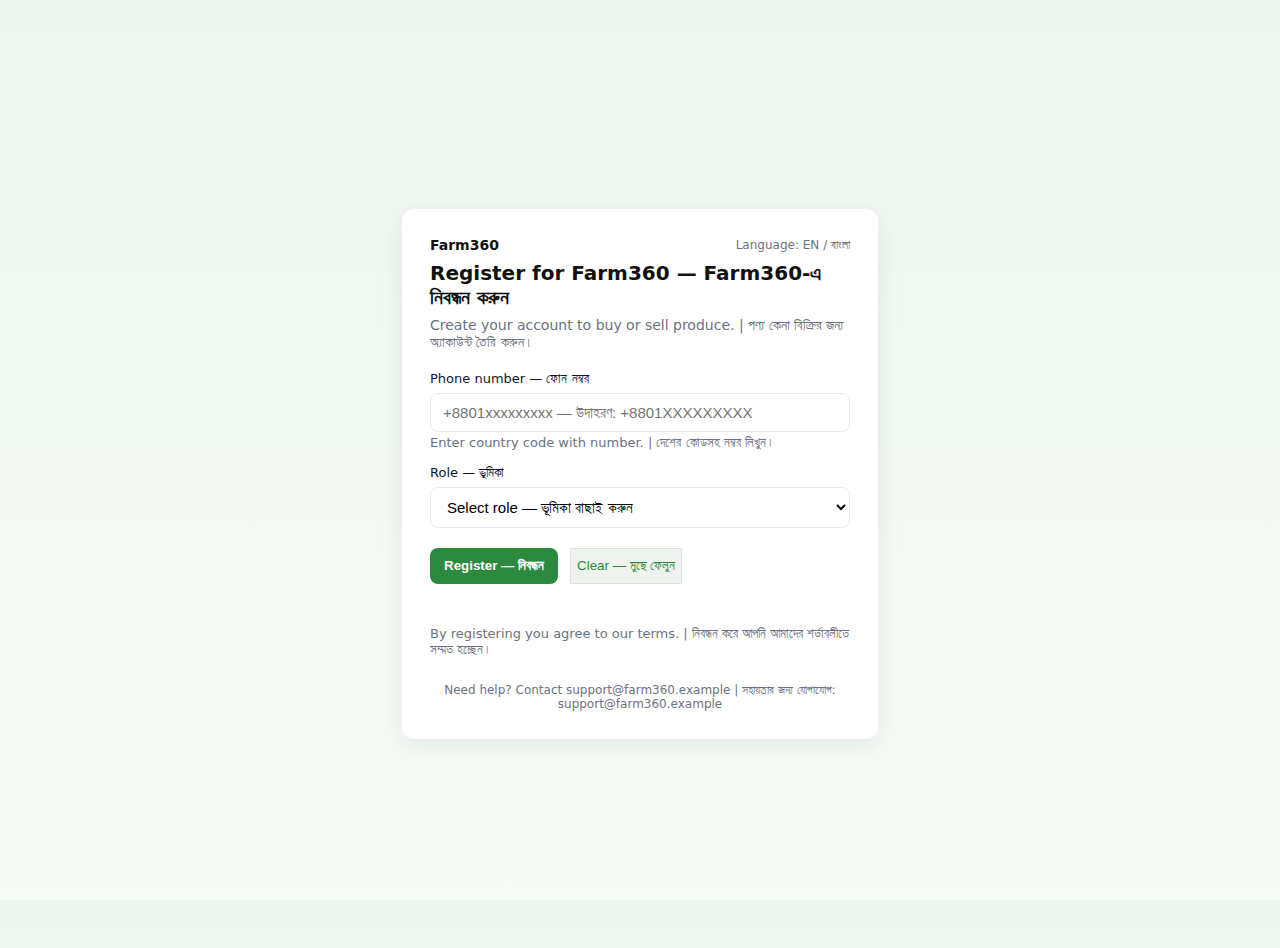
<file: index.html>
<!DOCTYPE html>
<html lang="en">
  <head>
    <meta charset="utf-8" />
    <meta name="viewport" content="width=device-width,initial-scale=1" />
    <title>Farm360 Registration — Farm360 নিবন্ধন</title>
    <style>
      :root {
        --bg: #f7fbf6;
        --card: #ffffff;
        --accent: #2b8a3e;
        --muted: #6b7280;
        --danger: #d9534f;
        font-family: system-ui, -apple-system, "Segoe UI", Roboto, "Noto Sans",
          "Helvetica Neue", Arial;
      }
      html,
      body {
        height: 100%;
        margin: 0;
        background: linear-gradient(180deg, #eef7ef 0%, var(--bg) 100%);
        color: #111;
      }
      .wrap {
        min-height: 100%;
        display: flex;
        align-items: center;
        justify-content: center;
        padding: 24px;
      }
      .card {
        width: 100%;
        max-width: 420px;
        background: var(--card);
        border-radius: 12px;
        box-shadow: 0 6px 24px rgba(15, 23, 42, 0.08);
        padding: 28px;
      }
      h1 {
        margin: 0 0 8px;
        font-size: 20px;
      }
      p.lead {
        margin: 0 0 20px;
        color: var(--muted);
        font-size: 14px;
      }
      form {
        display: grid;
        gap: 14px;
      }
      label {
        display: block;
        font-size: 13px;
        margin-bottom: 6px;
        color: #0f172a;
      }
      .bilingual {
        font-size: 13px;
        color: var(--muted);
        display: block;
        margin-top: 3px;
      }
      input[type="tel"],
      select {
        width: 100%;
        padding: 10px 12px;
        border: 1px solid #e6e9ef;
        border-radius: 8px;
        font-size: 15px;
        background: transparent;
        box-sizing: border-box;
      }
      .row {
        display: flex;
        gap: 12px;
      }
      .btn {
        display: inline-flex;
        align-items: center;
        justify-content: center;
        padding: 10px 14px;
        background: var(--accent);
        color: #fff;
        border-radius: 8px;
        border: 0;
        font-weight: 600;
        cursor: pointer;
      }
      .secondary {
        background: #eef3ee;
        color: var(--accent);
        border: 1px solid rgba(43, 138, 62, 0.12);
      }
      .hint {
        font-size: 13px;
        color: var(--muted);
        margin-top: 6px;
      }
      .error {
        color: var(--danger);
        font-size: 13px;
      }
      .success {
        color: #0f9d58;
        font-size: 14px;
      }
      .lang-toggle {
        display: flex;
        gap: 8px;
        align-items: center;
        margin-bottom: 8px;
      }
      .small {
        font-size: 12px;
        color: var(--muted);
      }
      footer {
        margin-top: 12px;
        font-size: 12px;
        color: var(--muted);
        text-align: center;
      }
      @media (max-width: 420px) {
        .card {
          padding: 20px;
        }
      }
    </style>
  </head>
  <body>
    <div class="wrap">
      <main class="card" role="main">
        <div class="lang-toggle">
          <strong style="font-size: 14px">Farm360</strong>
          <div style="margin-left: auto" class="small">
            Language: <span id="langLabel">EN / বাংলা</span>
          </div>
        </div>

        <h1>Register for Farm360 — Farm360-এ নিবন্ধন করুন</h1>
        <p class="lead">
          Create your account to buy or sell produce. | পণ্য কেনা বিক্রির জন্য
          অ্যাকাউন্ট তৈরি করুন।
        </p>

        <form id="registerForm" novalidate>
          <div>
            <label for="phone">Phone number — ফোন নম্বর</label>
            <input
              id="phone"
              name="phone"
              type="tel"
              inputmode="tel"
              placeholder="+8801xxxxxxxxx — উদাহরণ: +8801XXXXXXXXX"
              maxlength="16"
              pattern="^\+?\d{7,15}$"
              required
            />
            <span class="bilingual"
              >Enter country code with number. | দেশের কোডসহ নম্বর লিখুন।</span
            >
            <div
              id="phoneErr"
              class="error"
              aria-live="polite"
              style="display: none"
            ></div>
          </div>

          <div>
            <label for="role">Role — ভূমিকা</label>
            <select id="role" name="role" required>
              <option value="">Select role — ভূমিকা বাছাই করুন</option>
              <option value="farmer">Farmer — কৃষক</option>
              <option value="buyer">Buyer — ক্রেতা</option>
            </select>
            <div
              id="roleErr"
              class="error"
              aria-live="polite"
              style="display: none"
            ></div>
          </div>

          <div class="row" style="margin-top: 6px">
            <button type="submit" class="btn">Register — নিবন্ধন</button>
            <button type="button" id="clearBtn" class="secondary">
              Clear — মুছে ফেলুন
            </button>
          </div>

          <div
            id="msg"
            role="status"
            aria-live="polite"
            style="margin-top: 8px"
          ></div>

          <p class="hint">
            By registering you agree to our terms. | নিবন্ধন করে আপনি আমাদের
            শর্তাবলীতে সম্মত হচ্ছেন।
          </p>
        </form>

        <footer>
          Need help? Contact support@farm360.example | সহায়তার জন্য যোগাযোগ:
          support@farm360.example
        </footer>
      </main>
    </div>

    <script>
      // Minimal client-side validation and UX
      const form = document.getElementById("registerForm");
      const phone = document.getElementById("phone");
      const role = document.getElementById("role");
      const phoneErr = document.getElementById("phoneErr");
      const roleErr = document.getElementById("roleErr");
      const msg = document.getElementById("msg");
      const clearBtn = document.getElementById("clearBtn");

      function resetErrors() {
        phoneErr.style.display = "none";
        roleErr.style.display = "none";
        msg.textContent = "";
        msg.className = "";
      }

      function validatePhone(value) {
        // Accepts digits with optional leading +, length between 7 and 15 digits
        const normalized = value.trim();
        const re = /^\+?\d{7,15}$/;
        return re.test(normalized);
      }

      form.addEventListener("submit", function (e) {
        e.preventDefault();
        resetErrors();
        let valid = true;

        if (!phone.value || !validatePhone(phone.value)) {
          phoneErr.textContent =
            "Please enter a valid phone number (with country code). | দেশের কোডসহ সঠিক ফোন নম্বর দিন।";
          phoneErr.style.display = "block";
          valid = false;
        }

        if (!role.value) {
          roleErr.textContent = "Please select a role. | ভূমিকা নির্বাচন করুন।";
          roleErr.style.display = "block";
          valid = false;
        }

        if (!valid) return;

        // Simulate successful registration (replace with real API call)
        const roleLabel = role.options[role.selectedIndex].text;
        msg.className = "success";
        msg.textContent =
          "Registered successfully as " +
          roleLabel +
          ". | " +
          "নিবন্ধন সফলভাবে সম্পন্ন হয়েছে: " +
          roleLabel +
          ".";
        form.reset();
      });

      clearBtn.addEventListener("click", function () {
        form.reset();
        resetErrors();
      });

      // Optional: prevent non-numeric chars except plus for phone input
      phone.addEventListener("input", function () {
        const val = phone.value;
        // allow digits, spaces, dashes, parentheses, plus; replace multiple spaces
        const cleaned = val.replace(/[^+\d\s\-()]/g, "");
        if (cleaned !== val) phone.value = cleaned;
      });

      // Accessibility: focus first invalid field on submit attempt
      form.addEventListener(
        "invalid",
        function (event) {
          event.preventDefault();
          event.target.focus();
        },
        true
      );
    </script>
  </body>
</html>
</file>
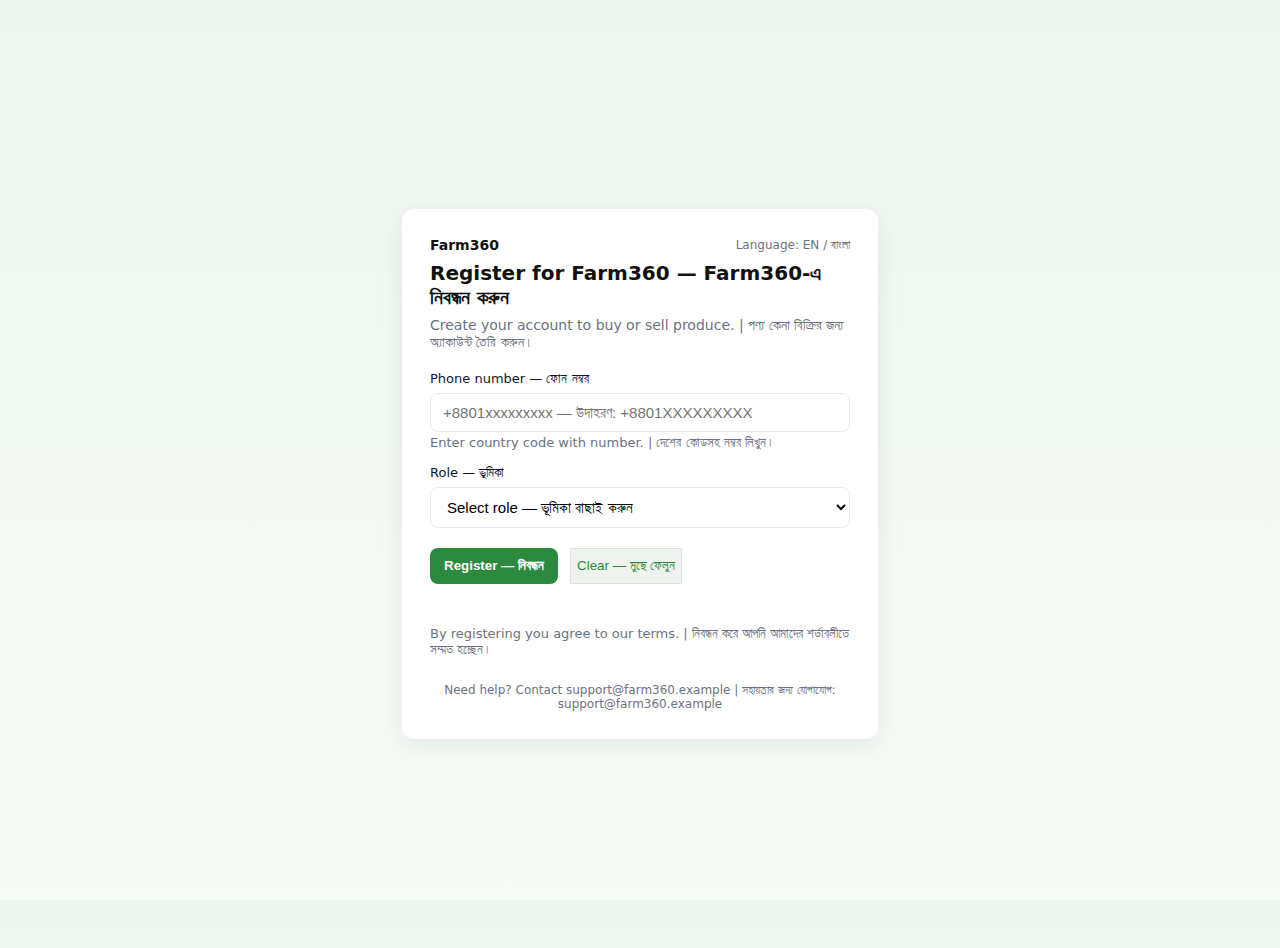
<file: registration/index.html>
<!DOCTYPE html>
<html lang="en">
  <head>
    <meta charset="utf-8" />
    <meta name="viewport" content="width=device-width,initial-scale=1" />
    <title>Farm360 Registration — Farm360 নিবন্ধন</title>
    <style>
      :root {
        --bg: #f7fbf6;
        --card: #ffffff;
        --accent: #2b8a3e;
        --muted: #6b7280;
        --danger: #d9534f;
        font-family: system-ui, -apple-system, "Segoe UI", Roboto, "Noto Sans",
          "Helvetica Neue", Arial;
      }
      html,
      body {
        height: 100%;
        margin: 0;
        background: linear-gradient(180deg, #eef7ef 0%, var(--bg) 100%);
        color: #111;
      }
      .wrap {
        min-height: 100%;
        display: flex;
        align-items: center;
        justify-content: center;
        padding: 24px;
      }
      .card {
        width: 100%;
        max-width: 420px;
        background: var(--card);
        border-radius: 12px;
        box-shadow: 0 6px 24px rgba(15, 23, 42, 0.08);
        padding: 28px;
      }
      h1 {
        margin: 0 0 8px;
        font-size: 20px;
      }
      p.lead {
        margin: 0 0 20px;
        color: var(--muted);
        font-size: 14px;
      }
      form {
        display: grid;
        gap: 14px;
      }
      label {
        display: block;
        font-size: 13px;
        margin-bottom: 6px;
        color: #0f172a;
      }
      .bilingual {
        font-size: 13px;
        color: var(--muted);
        display: block;
        margin-top: 3px;
      }
      input[type="tel"],
      select {
        width: 100%;
        padding: 10px 12px;
        border: 1px solid #e6e9ef;
        border-radius: 8px;
        font-size: 15px;
        background: transparent;
        box-sizing: border-box;
      }
      .row {
        display: flex;
        gap: 12px;
      }
      .btn {
        display: inline-flex;
        align-items: center;
        justify-content: center;
        padding: 10px 14px;
        background: var(--accent);
        color: #fff;
        border-radius: 8px;
        border: 0;
        font-weight: 600;
        cursor: pointer;
      }
      .secondary {
        background: #eef3ee;
        color: var(--accent);
        border: 1px solid rgba(43, 138, 62, 0.12);
      }
      .hint {
        font-size: 13px;
        color: var(--muted);
        margin-top: 6px;
      }
      .error {
        color: var(--danger);
        font-size: 13px;
      }
      .success {
        color: #0f9d58;
        font-size: 14px;
      }
      .lang-toggle {
        display: flex;
        gap: 8px;
        align-items: center;
        margin-bottom: 8px;
      }
      .small {
        font-size: 12px;
        color: var(--muted);
      }
      footer {
        margin-top: 12px;
        font-size: 12px;
        color: var(--muted);
        text-align: center;
      }
      @media (max-width: 420px) {
        .card {
          padding: 20px;
        }
      }
    </style>
  </head>
  <body>
    <div class="wrap">
      <main class="card" role="main">
        <div class="lang-toggle">
          <strong style="font-size: 14px">Farm360</strong>
          <div style="margin-left: auto" class="small">
            Language: <span id="langLabel">EN / বাংলা</span>
          </div>
        </div>

        <h1>Register for Farm360 — Farm360-এ নিবন্ধন করুন</h1>
        <p class="lead">
          Create your account to buy or sell produce. | পণ্য কেনা বিক্রির জন্য
          অ্যাকাউন্ট তৈরি করুন।
        </p>

        <form id="registerForm" novalidate>
          <div>
            <label for="phone">Phone number — ফোন নম্বর</label>
            <input
              id="phone"
              name="phone"
              type="tel"
              inputmode="tel"
              placeholder="+8801xxxxxxxxx — উদাহরণ: +8801XXXXXXXXX"
              maxlength="16"
              pattern="^\+?\d{7,15}$"
              required
            />
            <span class="bilingual"
              >Enter country code with number. | দেশের কোডসহ নম্বর লিখুন।</span
            >
            <div
              id="phoneErr"
              class="error"
              aria-live="polite"
              style="display: none"
            ></div>
          </div>

          <div>
            <label for="role">Role — ভূমিকা</label>
            <select id="role" name="role" required>
              <option value="">Select role — ভূমিকা বাছাই করুন</option>
              <option value="farmer">Farmer — কৃষক</option>
              <option value="buyer">Buyer — ক্রেতা</option>
            </select>
            <div
              id="roleErr"
              class="error"
              aria-live="polite"
              style="display: none"
            ></div>
          </div>

          <div class="row" style="margin-top: 6px">
            <button type="submit" class="btn">Register — নিবন্ধন</button>
            <button type="button" id="clearBtn" class="secondary">
              Clear — মুছে ফেলুন
            </button>
          </div>

          <div
            id="msg"
            role="status"
            aria-live="polite"
            style="margin-top: 8px"
          ></div>

          <p class="hint">
            By registering you agree to our terms. | নিবন্ধন করে আপনি আমাদের
            শর্তাবলীতে সম্মত হচ্ছেন।
          </p>
        </form>

        <footer>
          Need help? Contact support@farm360.example | সহায়তার জন্য যোগাযোগ:
          support@farm360.example
        </footer>
      </main>
    </div>

    <script>
      // Minimal client-side validation and UX
      const form = document.getElementById("registerForm");
      const phone = document.getElementById("phone");
      const role = document.getElementById("role");
      const phoneErr = document.getElementById("phoneErr");
      const roleErr = document.getElementById("roleErr");
      const msg = document.getElementById("msg");
      const clearBtn = document.getElementById("clearBtn");

      function resetErrors() {
        phoneErr.style.display = "none";
        roleErr.style.display = "none";
        msg.textContent = "";
        msg.className = "";
      }

      function validatePhone(value) {
        // Accepts digits with optional leading +, length between 7 and 15 digits
        const normalized = value.trim();
        const re = /^\+?\d{7,15}$/;
        return re.test(normalized);
      }

      form.addEventListener("submit", function (e) {
        e.preventDefault();
        resetErrors();
        let valid = true;

        if (!phone.value || !validatePhone(phone.value)) {
          phoneErr.textContent =
            "Please enter a valid phone number (with country code). | দেশের কোডসহ সঠিক ফোন নম্বর দিন।";
          phoneErr.style.display = "block";
          valid = false;
        }

        if (!role.value) {
          roleErr.textContent = "Please select a role. | ভূমিকা নির্বাচন করুন।";
          roleErr.style.display = "block";
          valid = false;
        }

        if (!valid) return;

        // Simulate successful registration (replace with real API call)
        const roleLabel = role.options[role.selectedIndex].text;
        msg.className = "success";
        msg.textContent =
          "Registered successfully as " +
          roleLabel +
          ". | " +
          "নিবন্ধন সফলভাবে সম্পন্ন হয়েছে: " +
          roleLabel +
          ".";
        form.reset();

        // Redirect to appropriate page based on role
        const selectedRole = role.value;
        setTimeout(function () {
          if (selectedRole === "farmer") {
            window.location.href = "../Farmer-profile/farmer-page.html";
          } else if (selectedRole === "buyer") {
            window.location.href = "../Buyer-profile/buyer-page.html";
          }
        }, 1500); // Delay 1.5 seconds to show success message
      });

      clearBtn.addEventListener("click", function () {
        form.reset();
        resetErrors();
      });

      // Optional: prevent non-numeric chars except plus for phone input
      phone.addEventListener("input", function () {
        const val = phone.value;
        // allow digits, spaces, dashes, parentheses, plus; replace multiple spaces
        const cleaned = val.replace(/[^+\d\s\-()]/g, "");
        if (cleaned !== val) phone.value = cleaned;
      });

      // Accessibility: focus first invalid field on submit attempt
      form.addEventListener(
        "invalid",
        function (event) {
          event.preventDefault();
          event.target.focus();
        },
        true
      );
    </script>
  </body>
</html>
</file>
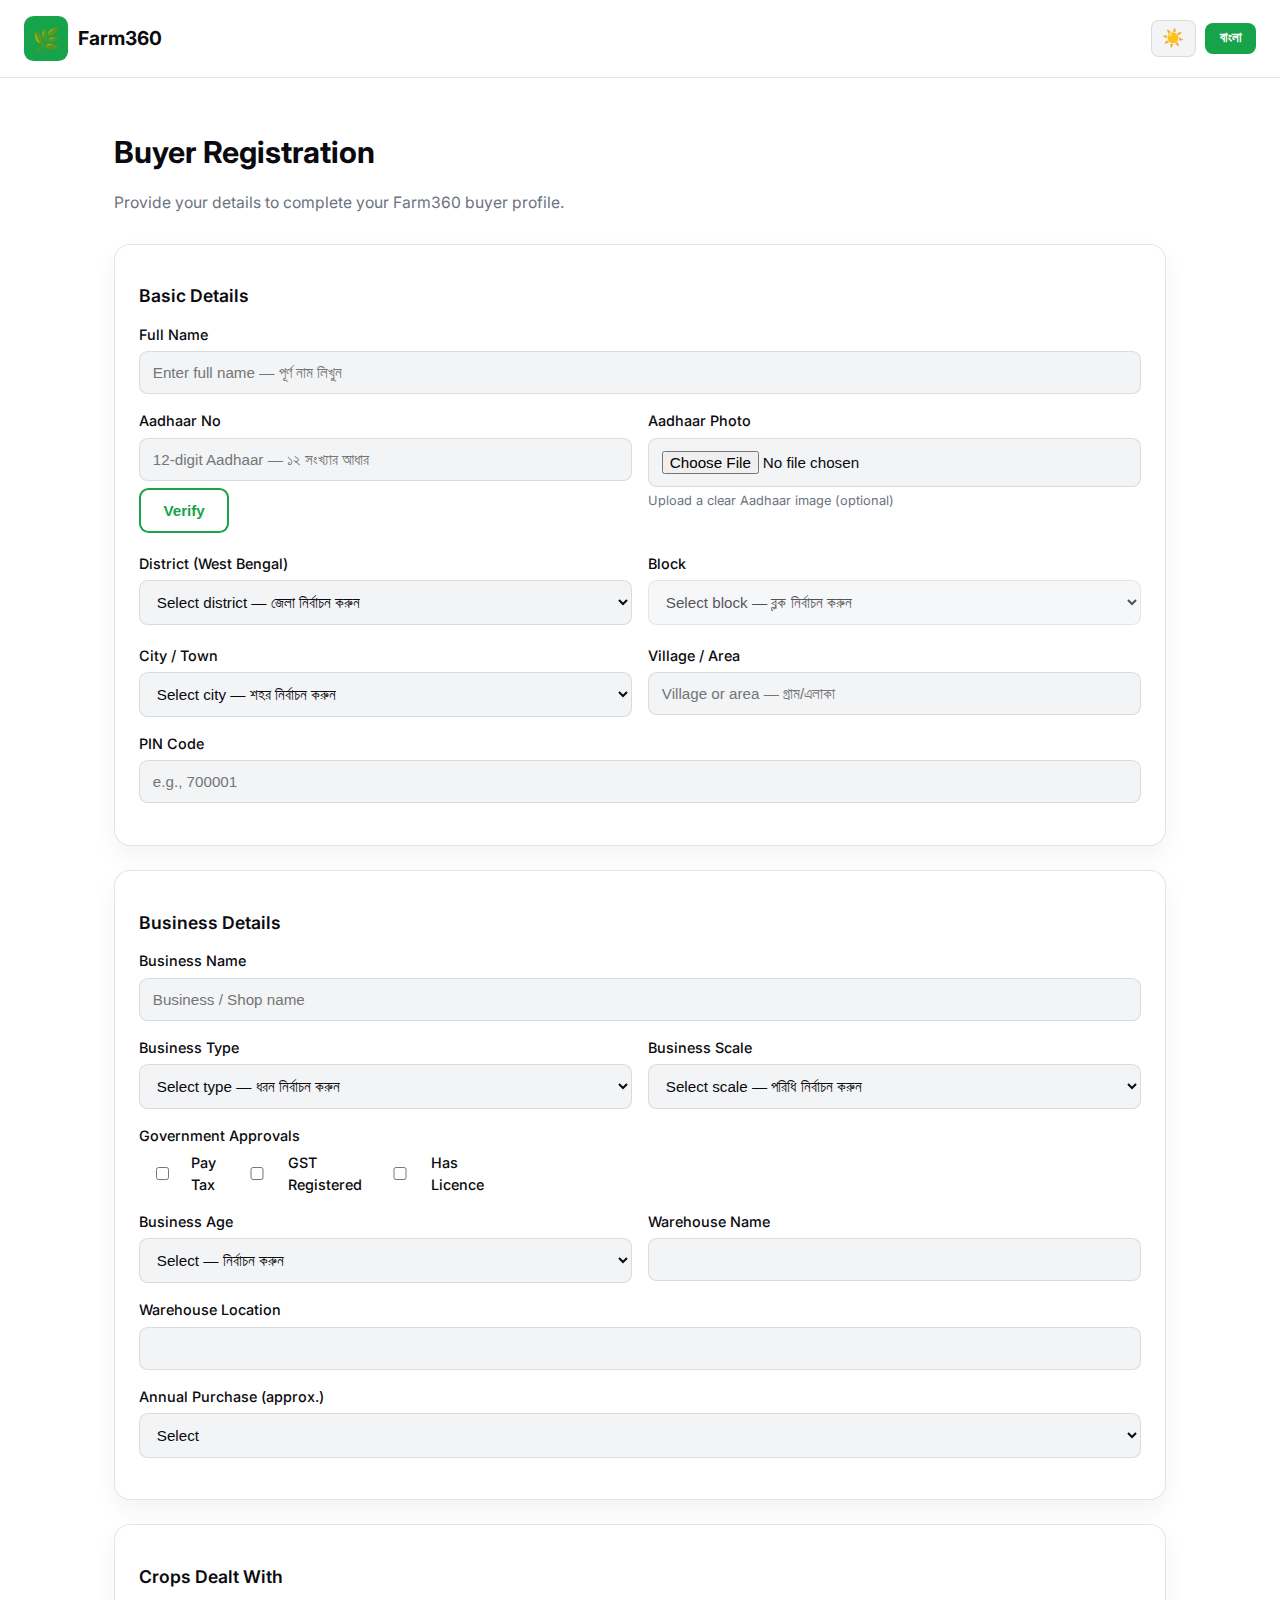
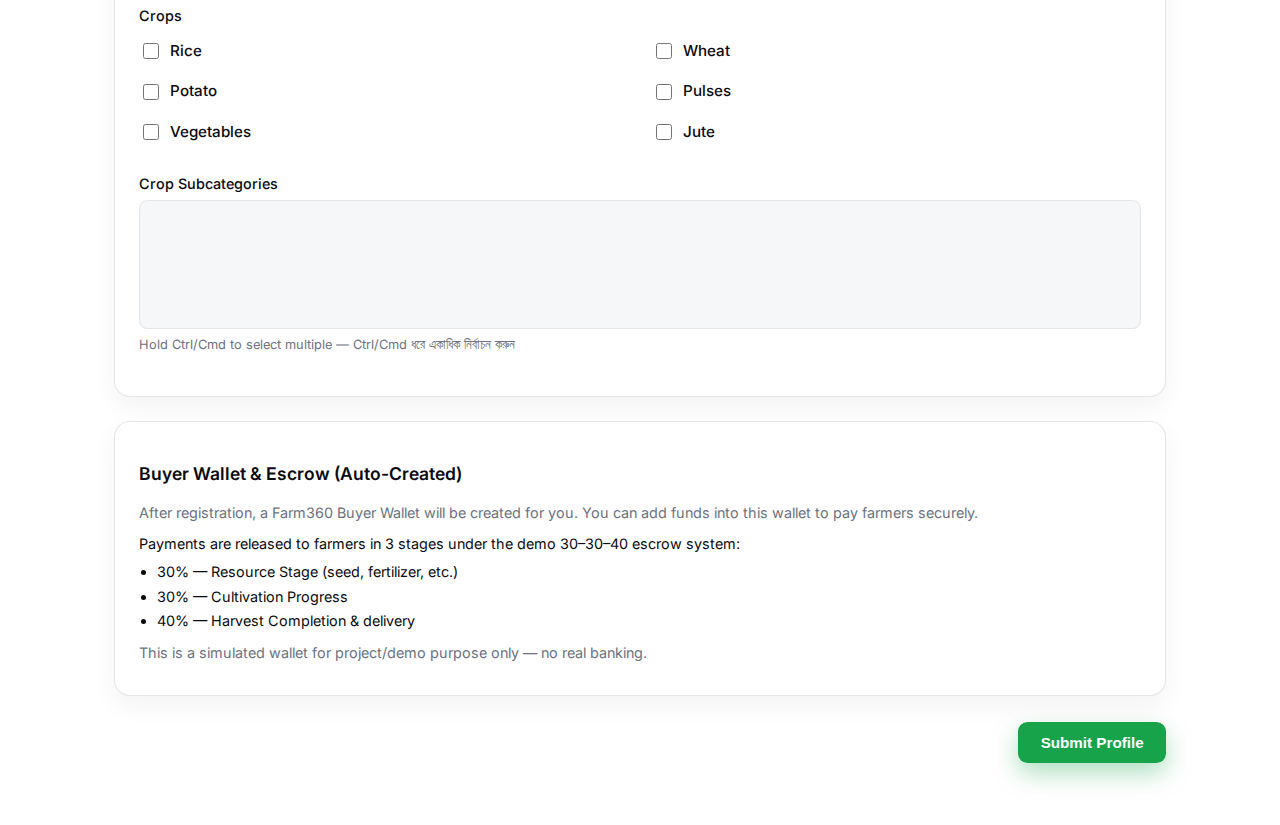
<file: Buyer-register/buyer-register.html>
<!DOCTYPE html>
<html lang="en">
  <head>
    <meta charset="utf-8" />
    <meta name="viewport" content="width=device-width, initial-scale=1" />
    <title>Farm360 — Buyer Registration</title>

    <!-- Fonts -->
    <link
      href="https://fonts.googleapis.com/css2?family=Inter:wght@400;500;600;700&family=Noto+Sans+Bengali:wght@400;500;600&display=swap"
      rel="stylesheet"
    />

    <!-- Styles -->
    <link rel="stylesheet" href="buyer-register.css" />
  </head>
  <body>
    <div class="page-wrapper">
      <!-- HEADER (same vibe as dashboard / farmer) -->
      <header class="top-header">
        <div class="left">
          <span class="logo-icon">🌿</span>
          <span class="logo-text">Farm360</span>
        </div>

        <div class="controls">
          <button id="themeToggle" class="icon-btn">
            <span class="icon-sun">☀️</span>
            <span class="icon-moon">🌙</span>
          </button>
          <button id="langToggle" class="lang-btn">বাংলা</button>
        </div>
      </header>

      <!-- MAIN -->
      <main class="container">
        <!-- PAGE TITLE -->
        <h1 class="page-title" data-text="pageTitle">Buyer Registration</h1>
        <p class="page-subtitle" data-text="pageSubtitle">
          Provide your details to complete your Farm360 buyer profile.
        </p>

        <form id="buyerForm" novalidate>
          <!-- CARD 1 – BASIC DETAILS -->
          <section class="card">
            <h2 class="card-title" data-text="basicTitle">
              Basic Details — মৌলিক বিবরণ
            </h2>

            <div class="form-group">
              <label for="fullName" data-text="fullNameLabel">Full Name</label>
              <input
                type="text"
                id="fullName"
                placeholder="Enter full name — পূর্ণ নাম লিখুন"
                required
              />
              <div class="error" id="fullNameErr"></div>
            </div>

            <div class="row">
              <div class="form-group">
                <label for="aadhar" data-text="aadharLabel">Aadhaar No</label>
                <input
                  type="text"
                  id="aadhar"
                  maxlength="12"
                  placeholder="12-digit Aadhaar — ১২ সংখ্যার আধার"
                />

                <div class="aadhaar-actions">
                  <button
                    type="button"
                    class="btn-outline"
                    id="verifyAadhaarBtn"
                  >
                    <span data-text="verifyBtnText">Verify</span>
                  </button>
                  <div id="aadharStatus" class="hint"></div>
                </div>

                <div class="error" id="aadharErr"></div>
              </div>

              <div class="form-group">
                <label for="aadharPhoto" data-text="aadharPhotoLabel">
                  Aadhaar Photo
                </label>
                <input type="file" id="aadharPhoto" accept="image/*" />
                <div class="hint" data-text="aadharPhotoHint">
                  Upload a clear Aadhaar image (optional) — পরিষ্কার আধারের ছবি
                  দিন (ঐচ্ছিক)
                </div>
                <img
                  id="aadharPreview"
                  class="preview-img hidden"
                  alt="Aadhaar preview"
                />
                <div class="error" id="aadharPhotoErr"></div>
              </div>
            </div>

            <div class="row">
              <div class="form-group">
                <label for="district" data-text="districtLabel">
                  District (West Bengal)
                </label>
                <select id="district">
                  <option value="">Select district — জেলা নির্বাচন করুন</option>
                </select>
                <div class="error" id="districtErr"></div>
              </div>

              <div class="form-group">
                <label for="block" data-text="blockLabel">Block</label>
                <select id="block" disabled>
                  <option value="">Select block — ব্লক নির্বাচন করুন</option>
                </select>
                <div class="error" id="blockErr"></div>
              </div>
            </div>

            <div class="row">
              <div class="form-group">
                <label for="city" data-text="cityLabel">City / Town</label>
                <select id="city">
                  <option value="">Select city — শহর নির্বাচন করুন</option>
                  <option value="Kolkata">Kolkata</option>
                  <option value="Howrah">Howrah</option>
                  <option value="Haldia">Haldia</option>
                </select>
              </div>

              <div class="form-group">
                <label for="village" data-text="villageLabel">
                  Village / Area
                </label>
                <input
                  type="text"
                  id="village"
                  placeholder="Village or area — গ্রাম/এলাকা"
                />
              </div>
            </div>

            <div class="form-group">
              <label for="pin" data-text="pinLabel">PIN Code</label>
              <input
                type="text"
                id="pin"
                maxlength="6"
                placeholder="e.g., 700001"
              />
              <div class="error" id="pinErr"></div>
            </div>
          </section>

          <!-- CARD 2 – BUSINESS DETAILS -->
          <section class="card">
            <h2 class="card-title" data-text="businessTitle">
              Business Details — ব্যবসার বিবরণ
            </h2>

            <div class="form-group">
              <label for="businessName" data-text="businessNameLabel">
                Business Name
              </label>
              <input
                type="text"
                id="businessName"
                placeholder="Business / Shop name"
              />
              <div class="error" id="businessNameErr"></div>
            </div>

            <div class="row">
              <div class="form-group">
                <label for="businessType" data-text="businessTypeLabel">
                  Business Type
                </label>
                <select id="businessType">
                  <option value="">Select type — ধরন নির্বাচন করুন</option>
                  <option value="individual">Individual — ব্যক্তি</option>
                  <option value="company">Company — কোম্পানি</option>
                  <option value="exporter">Exporter — রপ্তানিকারক</option>
                  <option value="wholesaler">Wholesaler — পাইকারি</option>
                  <option value="retailer">Retailer — খুচরা বিক্রেতা</option>
                </select>
              </div>

              <div class="form-group">
                <label for="businessScale" data-text="businessScaleLabel">
                  Business Scale
                </label>
                <select id="businessScale">
                  <option value="">Select scale — পরিধি নির্বাচন করুন</option>
                  <option value="small">Small — ক্ষুদ্র</option>
                  <option value="medium">Medium — মাঝারি</option>
                  <option value="large">Large — বড়</option>
                </select>
              </div>
            </div>

            <div class="form-group">
              <label data-text="govtApprovalLabel">
                Government Approvals
              </label>
              <div class="checkbox-row">
                <label>
                  <input type="checkbox" id="payTax" />
                  <span data-text="payTaxLabel">Pay Tax — কর প্রদান করে</span>
                </label>
                <label>
                  <input type="checkbox" id="gstRegistered" />
                  <span data-text="gstLabel">
                    GST Registered — জিএসটি নিবন্ধিত
                  </span>
                </label>
                <label>
                  <input type="checkbox" id="licence" />
                  <span data-text="licenceLabel">
                    Has Licence — লাইসেন্স আছে
                  </span>
                </label>
              </div>
            </div>

            <div class="row">
              <div class="form-group">
                <label for="businessAge" data-text="businessAgeLabel">
                  Business Age
                </label>
                <select id="businessAge">
                  <option value="">Select — নির্বাচন করুন</option>
                  <option value="lt1">Less than 1 year — ১ বছরের কম</option>
                  <option value="1to5">1 to 5 years — ১-৫ বছর</option>
                  <option value="gt5">More than 5 years — ৫ বছরের বেশি</option>
                </select>
              </div>

              <div class="form-group">
                <label for="wareName" data-text="warehouseNameLabel">
                  Warehouse Name
                </label>
                <input type="text" id="wareName" />
              </div>
            </div>

            <div class="form-group">
              <label for="wareLocation" data-text="warehouseLocationLabel">
                Warehouse Location
              </label>
              <input type="text" id="wareLocation" />
            </div>

            <div class="form-group">
              <label for="annualPurchase" data-text="annualPurchaseLabel">
                Annual Purchase (approx.)
              </label>
              <select id="annualPurchase">
                <option value="">Select</option>
                <option value="lt10">Less than 10 tons — ১০ টনের কম</option>
                <option value="10to100">10 to 100 tons — ১০-১০০ টন</option>
                <option value="gt100">
                  More than 100 tons — ১০০ টনের বেশি
                </option>
              </select>
            </div>
          </section>

          <!-- CARD 3 – CROPS DEALT WITH -->
          <section class="card">
            <h2 class="card-title" data-text="cropsTitle">Crops Dealt With</h2>

            <div class="form-group">
              <label data-text="buyerCropsLabel">Crops</label>

              <!-- UPDATED CLASS -->
              <div id="buyerCropsContainer" class="crop-grid"></div>

              <div class="error" id="buyerCropsErr"></div>
            </div>

            <div class="form-group">
              <label for="buyerCropSub" data-text="buyerCropSubLabel">
                Crop Subcategories
              </label>
              <select id="buyerCropSub" multiple size="6" disabled></select>
              <div class="hint" data-text="multiSelectHint">
                Hold Ctrl/Cmd to select multiple
              </div>
            </div>
          </section>

          <!-- CARD 4 – BUYER WALLET INFO -->
          <section class="card wallet-card">
            <h2 class="card-title" data-text="walletTitle">
              Buyer Wallet & Escrow (Auto-Created)
            </h2>
            <p class="wallet-text" data-text="walletText1">
              After registration, a Farm360 Buyer Wallet will be created for
              you. You can add funds into this wallet to pay farmers securely.
            </p>
            <div class="wallet-info">
              <p data-text="walletText2">
                Payments are released to farmers in 3 stages under the demo
                30–30–40 escrow system:
              </p>
              <ul>
                <li data-text="walletStage1">
                  <strong>30%</strong> — Resource Stage (seed, fertilizer, etc.)
                </li>
                <li data-text="walletStage2">
                  <strong>30%</strong> — Cultivation Progress
                </li>
                <li data-text="walletStage3">
                  <strong>40%</strong> — Harvest Completion & delivery
                </li>
              </ul>
              <p class="hint" data-text="walletNote">
                This is a simulated wallet for project/demo purpose only — no
                real banking.
              </p>
            </div>
          </section>

          <!-- SUBMIT -->
          <div class="submit-container">
            <button
              type="submit"
              class="btn-primary"
              id="submitBtn"
              data-text="submitBtn"
            >
              Submit Profile
            </button>
          </div>

          <div id="formMsg" class="success-msg"></div>
        </form>
      </main>
    </div>

    <script src="buyer-register.js"></script>
  </body>
</html>
</file>
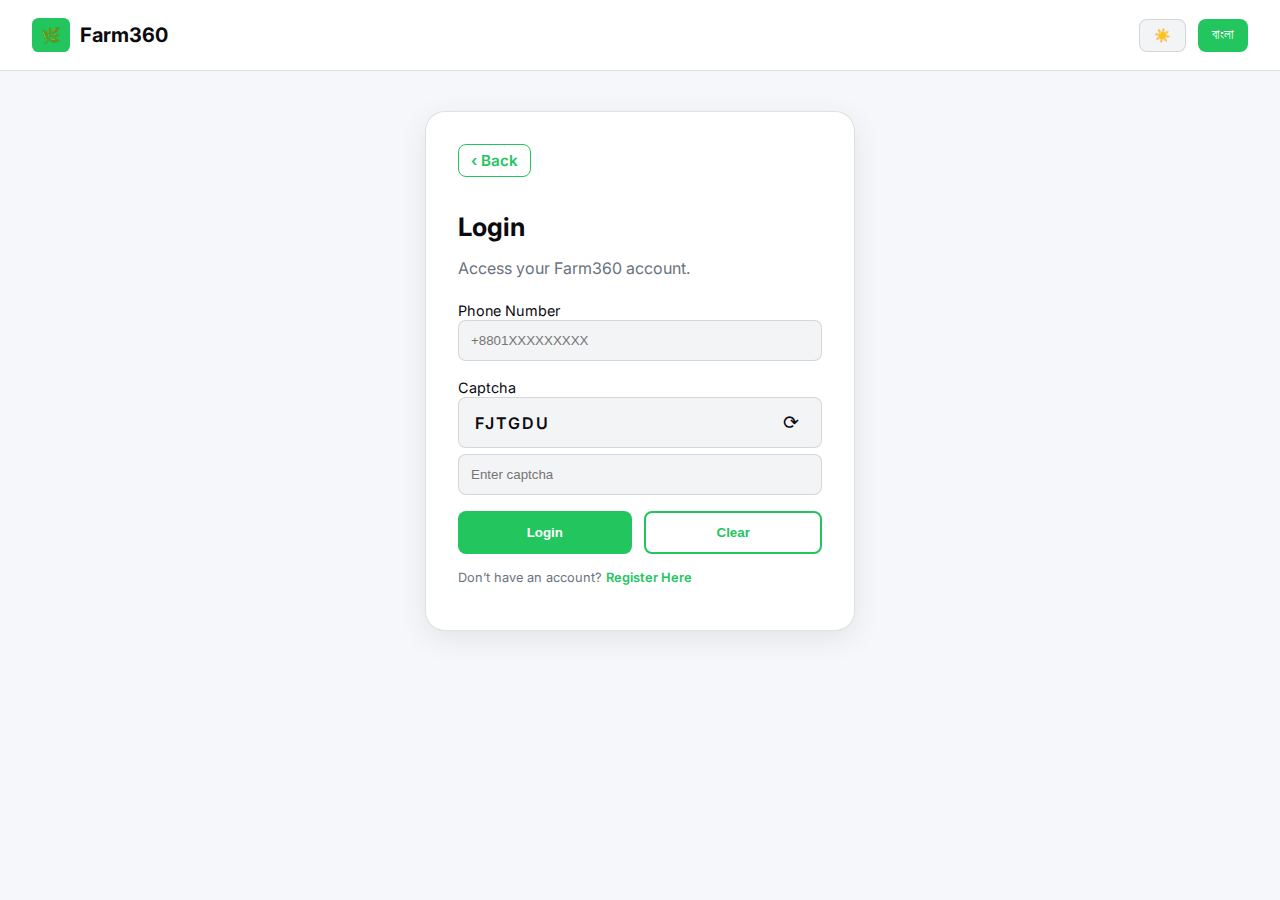
<file: Login/login.html>
<!DOCTYPE html>
<html lang="en" class="theme-light">
  <head>
    <meta charset="UTF-8" />
    <title>Farm360 – Login</title>
    <meta name="viewport" content="width=device-width, initial-scale=1.0" />

    <link
      href="https://fonts.googleapis.com/css2?family=Inter:wght@400;500;600;700&family=Noto+Sans+Bengali:wght@400;500;600&display=swap"
      rel="stylesheet"
    />

    <link rel="stylesheet" href="login.css" />
  </head>

  <body>
    <div class="page-wrapper">
      <!-- TOP HEADER -->
      <header class="top-header">
        <div class="left">
          <span class="logo-icon">🌿</span>
          <span class="logo-text">Farm360</span>
        </div>

        <div class="controls">
          <button id="themeToggle" class="icon-btn">
            <span class="icon-sun">☀️</span>
            <span class="icon-moon">🌙</span>
          </button>

          <button id="langToggle" class="lang-btn">বাংলা</button>
        </div>
      </header>

      <!-- LOGIN CARD -->
      <main class="container">
        <div class="register-card card">
          <a
            href="../Landing-page/landing-page.html"
            data-text="backBtn"
            class="back-btn-card"
            >‹ Back</a
          >

          <h2 class="register-title" data-text="loginTitle">Login</h2>
          <p class="register-subtitle" data-text="loginSubtitle">
            Access your Farm360 account.
          </p>

          <form id="loginForm" novalidate>
            <div class="form-group">
              <label data-text="labelPhone">Phone Number</label>
              <input
                id="phone"
                type="tel"
                placeholder="+8801XXXXXXXXX"
                required
              />
              <div id="phoneErr" class="error"></div>
            </div>

            <div class="form-group">
              <label data-text="labelCaptcha">Captcha</label>

              <div class="captcha-box">
                <span id="captchaText"></span>
                <button
                  type="button"
                  id="refreshCaptcha"
                  class="captcha-refresh"
                >
                  ⟳
                </button>
              </div>

              <input
                id="captchaInput"
                type="text"
                placeholder="Enter captcha"
                required
              />
              <div id="captchaErr" class="error"></div>
            </div>

            <div class="form-buttons">
              <button type="submit" class="btn-primary" data-text="btnLogin">
                Login
              </button>
              <button
                type="button"
                id="clearBtn"
                class="btn-outline"
                data-text="btnClear"
              >
                Clear
              </button>
            </div>

            <div id="msg" class="form-message"></div>

            <p class="form-hint">
              <span data-text="goRegisterText">Don’t have an account?</span>
              <a
                href="../Registration/user-register.html"
                class="link"
                id="regLink"
              >
                Register Here
              </a>
            </p>
          </form>
        </div>
      </main>
    </div>

    <script src="login.js"></script>
  </body>
</html>
</file>
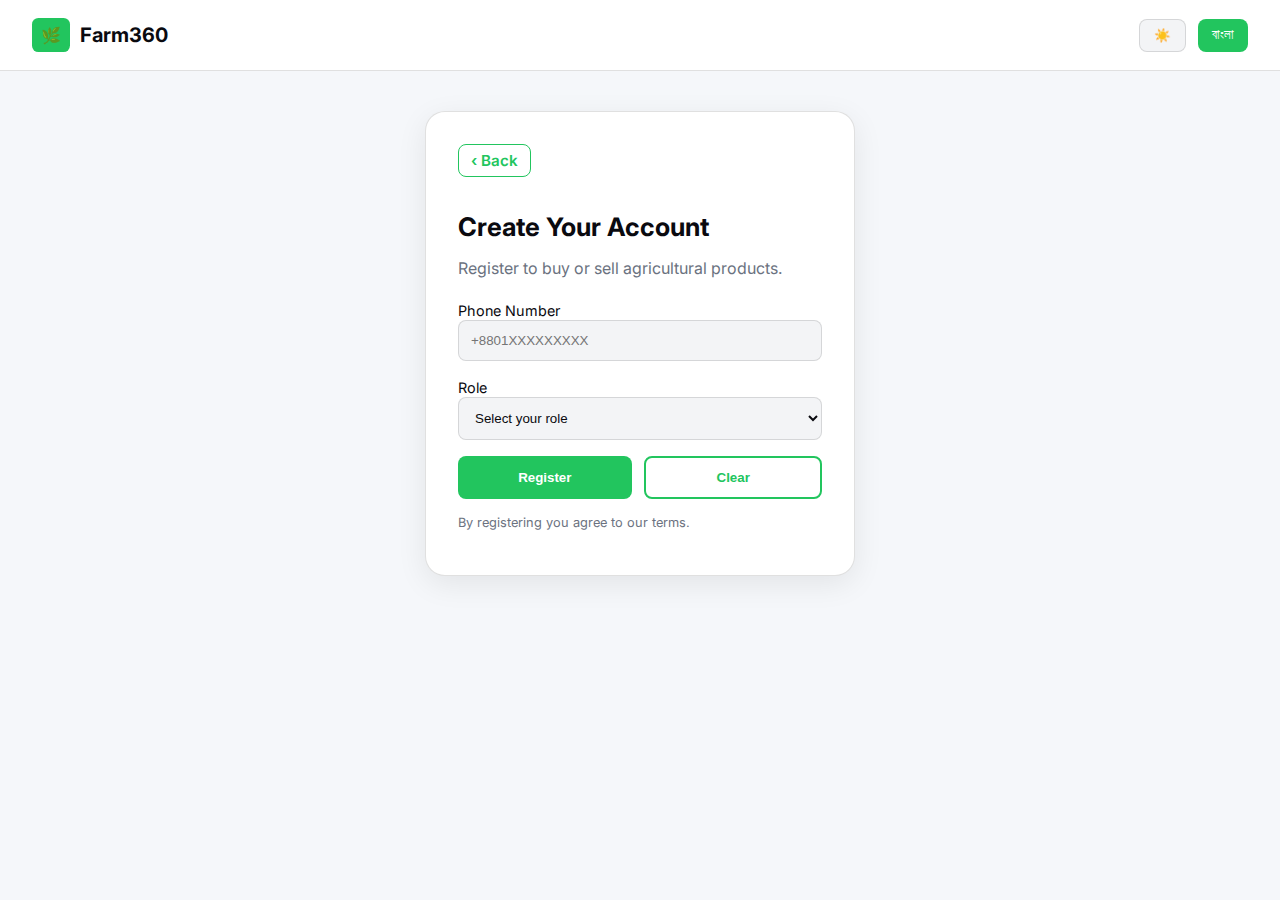
<file: registration/user-register.html>
<!DOCTYPE html>
<html lang="en" class="theme-light">
  <head>
    <meta charset="UTF-8" />
    <title>Farm360 – Registration</title>
    <meta name="viewport" content="width=device-width, initial-scale=1.0" />

    <link
      href="https://fonts.googleapis.com/css2?family=Inter:wght@400;500;600;700&family=Noto+Sans+Bengali:wght@400;500;600&display=swap"
      rel="stylesheet"
    />

    <link rel="stylesheet" href="user-register.css" />
  </head>

  <body>
    <div class="page-wrapper">
      <!-- TOP HEADER (same as login) -->
      <header class="top-header">
        <div class="left">
          <span class="logo-icon">🌿</span>
          <span class="logo-text">Farm360</span>
        </div>

        <div class="controls">
          <button id="themeToggle" class="icon-btn">
            <span class="icon-sun">☀️</span>
            <span class="icon-moon">🌙</span>
          </button>

          <button id="langToggle" class="lang-btn">বাংলা</button>
        </div>
      </header>

      <!-- REGISTRATION CARD -->
      <main class="container">
        <div class="register-card card">
          <a
            href="../Landing-page/landing-page.html"
            data-text="backBtn"
            class="back-btn-card"
            >‹ Back</a
          >

          <h2 class="register-title" data-text="regTitle">
            Create Your Account
          </h2>
          <p class="register-subtitle" data-text="regSubtitle">
            Register to buy or sell agricultural products.
          </p>

          <form id="registerForm" novalidate>
            <div class="form-group">
              <label data-text="labelPhone">Phone Number</label>
              <input
                id="phone"
                type="tel"
                placeholder="+8801XXXXXXXXX"
                required
              />
              <div id="phoneErr" class="error"></div>
            </div>

            <div class="form-group">
              <label data-text="labelRole">Role</label>
              <select id="role" required>
                <option value="" data-text="roleSelect">
                  Select your role
                </option>
                <option value="farmer" data-text="roleFarmer">Farmer</option>
                <option value="buyer" data-text="roleBuyer">Buyer</option>
              </select>
              <div id="roleErr" class="error"></div>
            </div>

            <div class="form-buttons">
              <button type="submit" class="btn-primary" data-text="btnRegister">
                Register
              </button>
              <button
                type="button"
                id="clearBtn"
                class="btn-outline"
                data-text="btnClear"
              >
                Clear
              </button>
            </div>

            <div id="msg" class="form-message"></div>

            <p class="form-hint" data-text="termsHint">
              By registering you agree to our terms.
            </p>
          </form>
        </div>
      </main>
    </div>

    <script src="user-register.js"></script>
  </body>
</html>
</file>
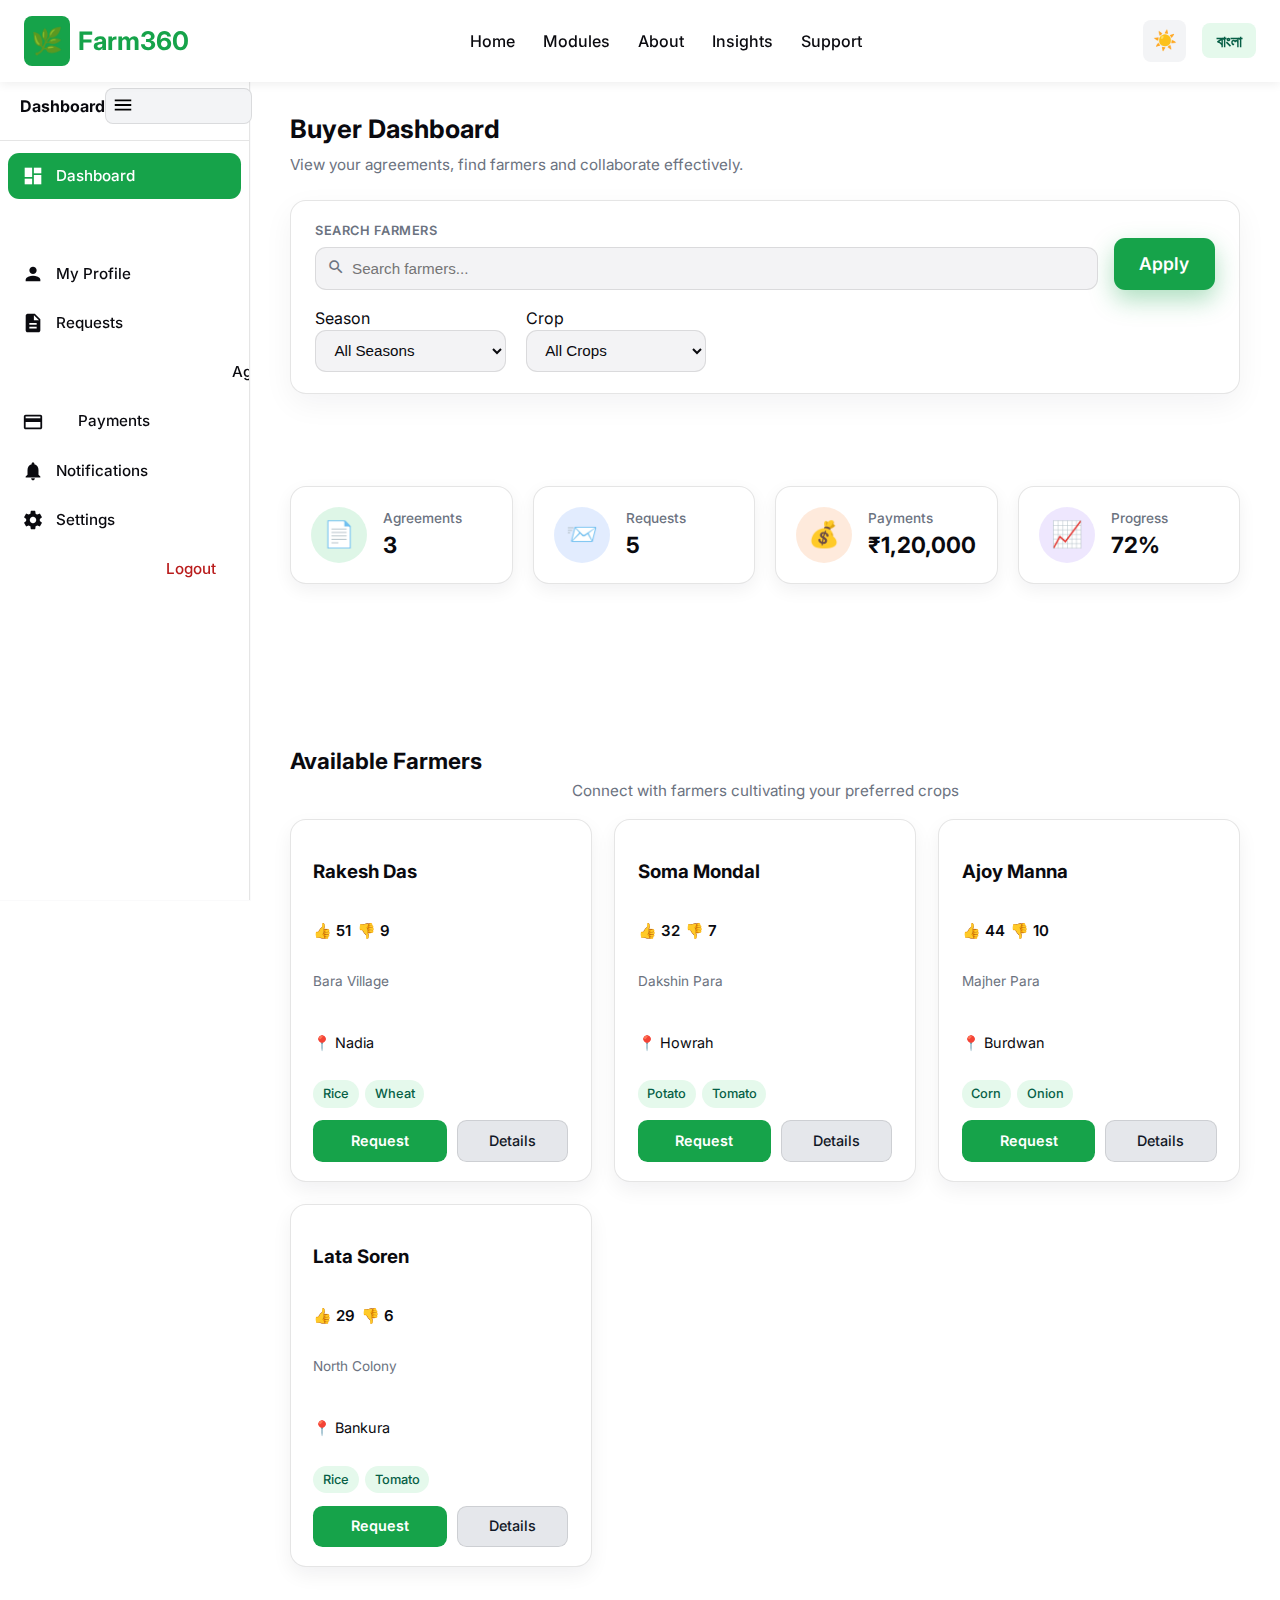
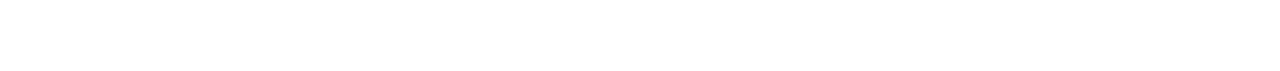
<file: Buyer/Buyer-Dashboard/buyer-dashboard.html>
<!DOCTYPE html>
<html lang="en" class="theme-light">
  <head>
    <meta charset="UTF-8" />
    <meta name="viewport" content="width=device-width, initial-scale=1.0" />
    <title data-text="dashboardTitle">Buyer Dashboard</title>

    <!-- Fonts -->
    <link
      href="https://fonts.googleapis.com/css2?family=Inter:wght@400;500;600;700&family=Noto+Sans+Bengali:wght@400;500;600&display=swap"
      rel="stylesheet"
    />

    <!-- Material Icons -->
    <link
      href="https://fonts.googleapis.com/icon?family=Material+Icons"
      rel="stylesheet"
    />

    <!-- Shared Landing Page Theme -->
    <link rel="stylesheet" href="../../Landing-page/landing-page.css" />

    <!-- Buyer Dashboard Styles (same as farmer dashboard CSS) -->
    <link rel="stylesheet" href="buyer-dashboard.css" />
  </head>

  <body class="theme-light lang-en">
    <!-- HEADER -->
    <header id="site-header">
      <div class="header-container">
        <div class="header-left">
          <a href="../../Landing-page/landing-page.html" class="logo">
            <span class="logo-icon">🌿</span>
            <span data-text="">Farm360</span>
          </a>
        </div>

        <nav class="nav-links">
          <a
            href="../../Landing-page/landing-page.html#hero"
            class="nav-item"
            data-text="navHome"
            >Home</a
          >
          <a
            href="../../Landing-page/landing-page.html#modules"
            class="nav-item"
            data-text="navModules"
            >Modules</a
          >
          <a
            href="../../Landing-page/landing-page.html#about"
            class="nav-item"
            data-text="navAbout"
            >About</a
          >
          <a
            href="../../Landing-page/landing-page.html#data-insights"
            class="nav-item"
            data-text="navInsights"
            >Insights</a
          >
          <a
            href="../../Landing-page/landing-page.html#multilingual-support"
            class="nav-item"
            data-text="navSupport"
            >Support</a
          >
        </nav>

        <div class="header-right">
          <button id="themeToggle" class="icon-btn">
            <span class="icon-sun">☀️</span>
            <span class="icon-moon">🌙</span>
          </button>

          <button id="langToggle" class="lang-btn">বাংলা</button>

          <button id="mobileMenuBtn" class="mobile-menu-btn">☰</button>
        </div>
      </div>

      <div id="mobileMenu" class="mobile-menu">
        <a
          href="../../Landing-page/landing-page.html#hero"
          class="mobile-item"
          data-text="navHome"
          >Home</a
        >
        <a href="#dashboard" class="mobile-item" data-text="sidebarDashboard"
          >Dashboard</a
        >
        <a
          href="../../Landing-page/landing-page.html#about"
          class="mobile-item"
          data-text="navAbout"
          >About</a
        >

        <div class="mobile-controls">
          <button id="mobileThemeToggle" class="mobile-theme-btn">
            Toggle Theme
          </button>
          <button id="mobileLangToggle" class="mobile-lang-btn">বাংলা</button>
        </div>
      </div>
    </header>

    <!-- DASHBOARD -->
    <div class="dashboard-shell" id="dashboard">
      <!-- SIDEBAR -->
      <aside class="sidebar" id="sidebar">
        <div class="sidebar-header">
          <div class="sidebar-title" data-text="dashboard">Dashboard</div>
          <button id="sidebarToggle" class="sidebar-toggle">
            <span class="material-icons">menu_open</span>
          </button>
        </div>

        <nav class="sidebar-menu">
          <a class="menu-item active">
            <span class="material-icons">dashboard</span>
            <span data-text="sidebarDashboard">Dashboard</span>
          </a>

          <a class="menu-item">
            <span class="material-icons">agriculture</span>
            <span data-text="sidebarFarmers">Farmers</span>
          </a>

          <a class="menu-item">
            <span class="material-icons">person</span>
            <span data-text="sidebarProfile">My Profile</span>
          </a>

          <a class="menu-item">
            <span class="material-icons">description</span>
            <span data-text="sidebarRequests">Requests</span>
          </a>

          <a class="menu-item">
            <span class="material-icons">handshake</span>
            <span data-text="sidebarAgreements">Agreements</span>
          </a>

          <a class="menu-item">
            <span class="material-icons">payments</span>
            <span data-text="sidebarPayments">Payments</span>
          </a>

          <a class="menu-item">
            <span class="material-icons">notifications</span>
            <span data-text="sidebarNotifications">Notifications</span>
          </a>

          <a class="menu-item">
            <span class="material-icons">settings</span>
            <span data-text="sidebarSettings">Settings</span>
          </a>

          <a class="menu-item logout">
            <span class="material-icons">logout</span>
            <span data-text="sidebarLogout">Logout</span>
          </a>
        </nav>
      </aside>

      <!-- MAIN CONTENT -->
      <main class="dashboard-content">
        <div class="page-header">
          <h1 data-text="dashboardTitle">Buyer Dashboard</h1>
          <p class="page-subtitle" data-text="dashboardSubtitle">
            View your agreements, find farmers and collaborate effectively.
          </p>
        </div>

        <!-- SEARCH + FILTERS -->
        <section class="search-filter-panel">
          <div class="search-row">
            <div class="search-group">
              <label
                for="farmerSearch"
                class="field-label"
                data-text="searchLabel"
              >
                Search farmers
              </label>

              <div class="search-input-wrapper">
                <span class="material-icons search-icon">search</span>

                <input
                  type="text"
                  id="farmerSearch"
                  class="search-input"
                  data-placeholder="searchPlaceholder"
                  placeholder="Search farmers..."
                />
              </div>
            </div>

            <button
              class="btn-primary apply-btn"
              id="applyFiltersBtn"
              data-text="filterApply"
            >
              Apply
            </button>
          </div>

          <div class="filters-row">
            <div class="filter-item">
              <label data-text="filterSeason">Season</label>
              <select id="seasonFilter" class="filter-select">
                <option value="" data-text="seasonAll">All Seasons</option>
                <option value="kharif" data-text="season_kharif">Kharif</option>
                <option value="rabi" data-text="season_rabi">Rabi</option>
                <option value="summer" data-text="season_summer">Summer</option>
              </select>
            </div>

            <div class="filter-item">
              <label data-text="filterCropType">Crop</label>
              <select id="cropFilter" class="filter-select">
                <option value="" data-text="cropAll">All Crops</option>
                <option value="rice" data-text="crop_rice">Rice</option>
                <option value="wheat" data-text="crop_wheat">Wheat</option>
                <option value="potato" data-text="crop_potato">Potato</option>
                <option value="tomato" data-text="crop_tomato">Tomato</option>
                <option value="corn" data-text="crop_corn">Corn</option>
                <option value="onion" data-text="crop_onion">Onion</option>
              </select>
            </div>
          </div>
        </section>

        <!-- SUMMARY CARDS -->
        <section class="summary-cards">
          <div class="summary-card">
            <div class="summary-icon summary-icon-green">📄</div>
            <div class="summary-content">
              <div class="summary-label" data-text="summaryAgreements">
                Agreements
              </div>
              <div class="summary-value">3</div>
            </div>
          </div>

          <div class="summary-card">
            <div class="summary-icon summary-icon-blue">📨</div>
            <div class="summary-content">
              <div class="summary-label" data-text="summaryRequests">
                Requests
              </div>
              <div class="summary-value">5</div>
            </div>
          </div>

          <div class="summary-card">
            <div class="summary-icon summary-icon-orange">💰</div>
            <div class="summary-content">
              <div class="summary-label" data-text="summaryPayments">
                Payments
              </div>
              <div class="summary-value">₹1,20,000</div>
            </div>
          </div>

          <div class="summary-card">
            <div class="summary-icon summary-icon-purple">📈</div>
            <div class="summary-content">
              <div class="summary-label" data-text="summaryProgress">
                Progress
              </div>
              <div class="summary-value">72%</div>
            </div>
          </div>
        </section>
        <!-- FARMERS GRID -->
        <section class="buyers-section">
          <div class="section-header">
            <h2 data-text="farmerProfiles">Available Farmers</h2>
            <p class="section-subtitle" data-text="farmerProfilesSubtitle">
              Connect with farmers cultivating your preferred crops.
            </p>
          </div>

          <div class="buyers-grid" id="farmersGrid">
            <div class="buyer-card loading-card">
              <div class="loader"></div>
            </div>
          </div>
        </section>
      </main>
    </div>

    <!-- Scripts -->
    <script src="../../Landing-page/landing-page.js"></script>
    <script src="buyer-dashboard.js"></script>
  </body>
</html>
</file>
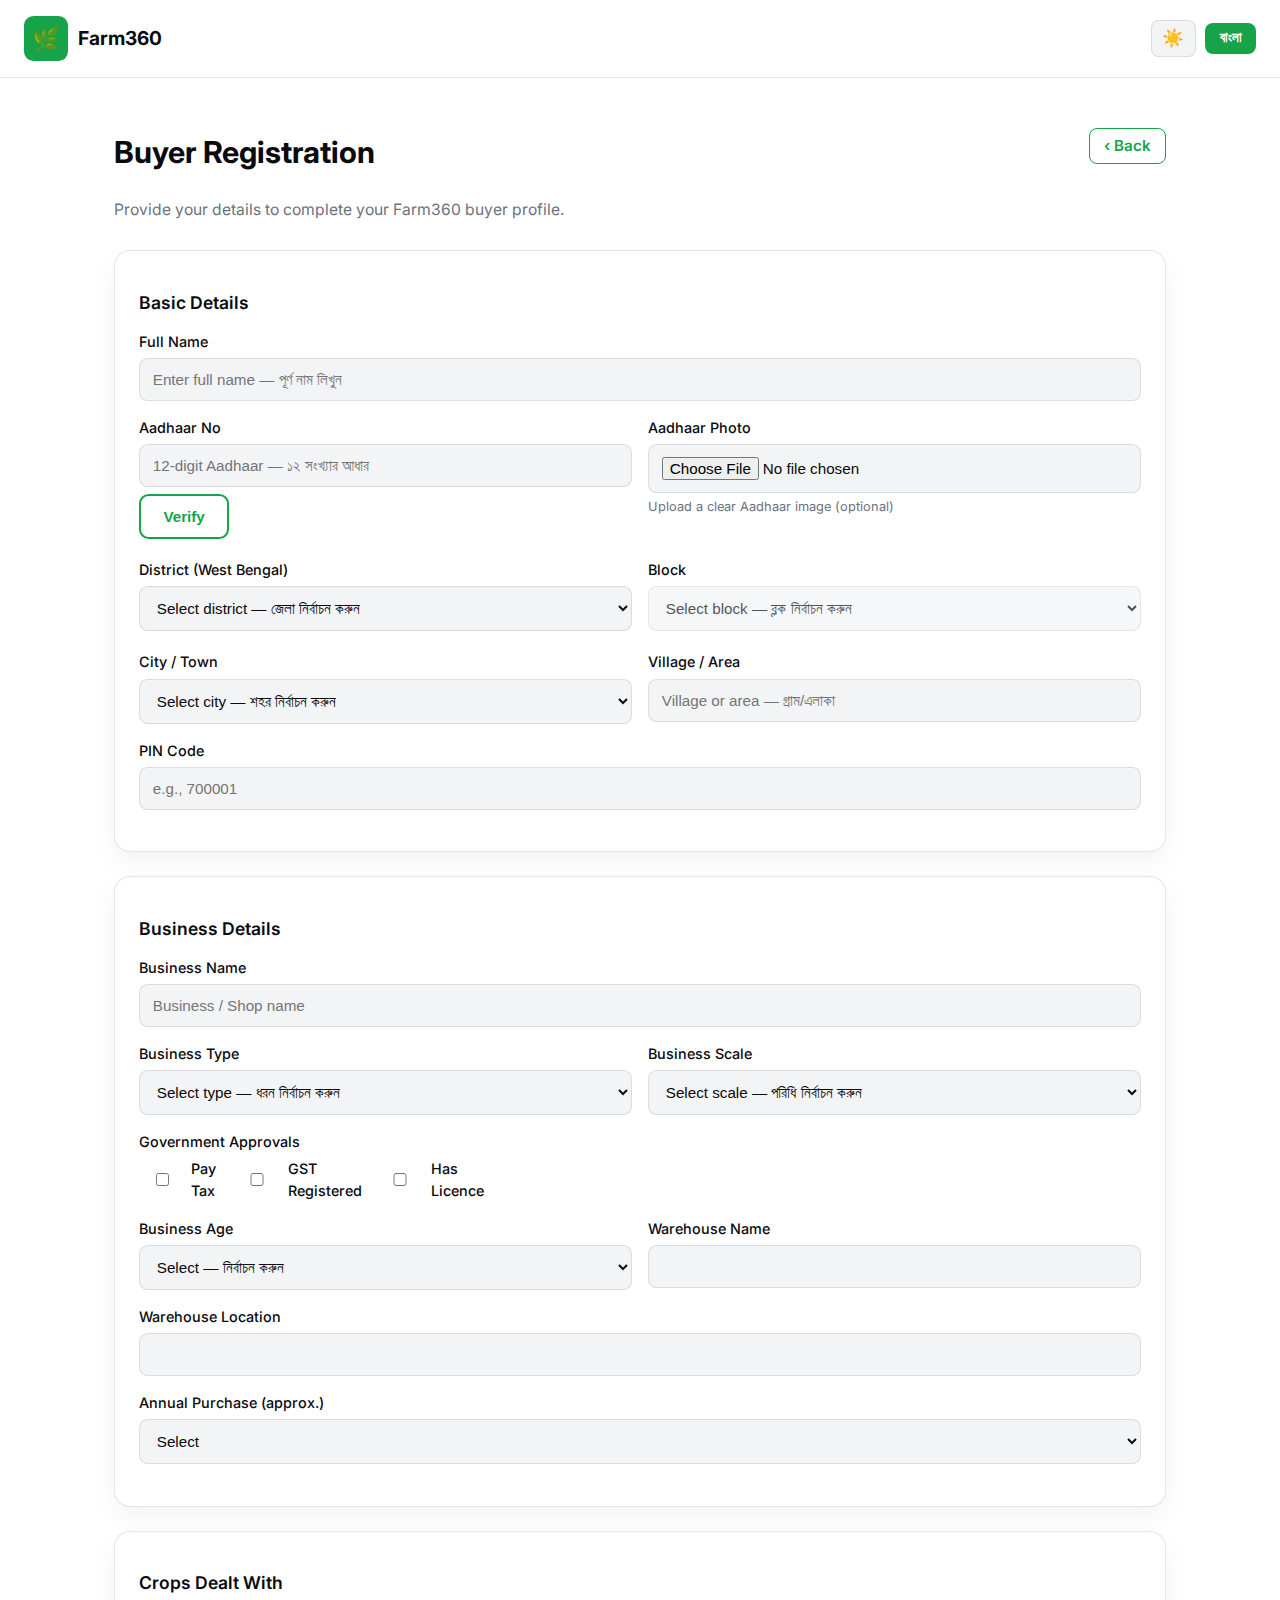
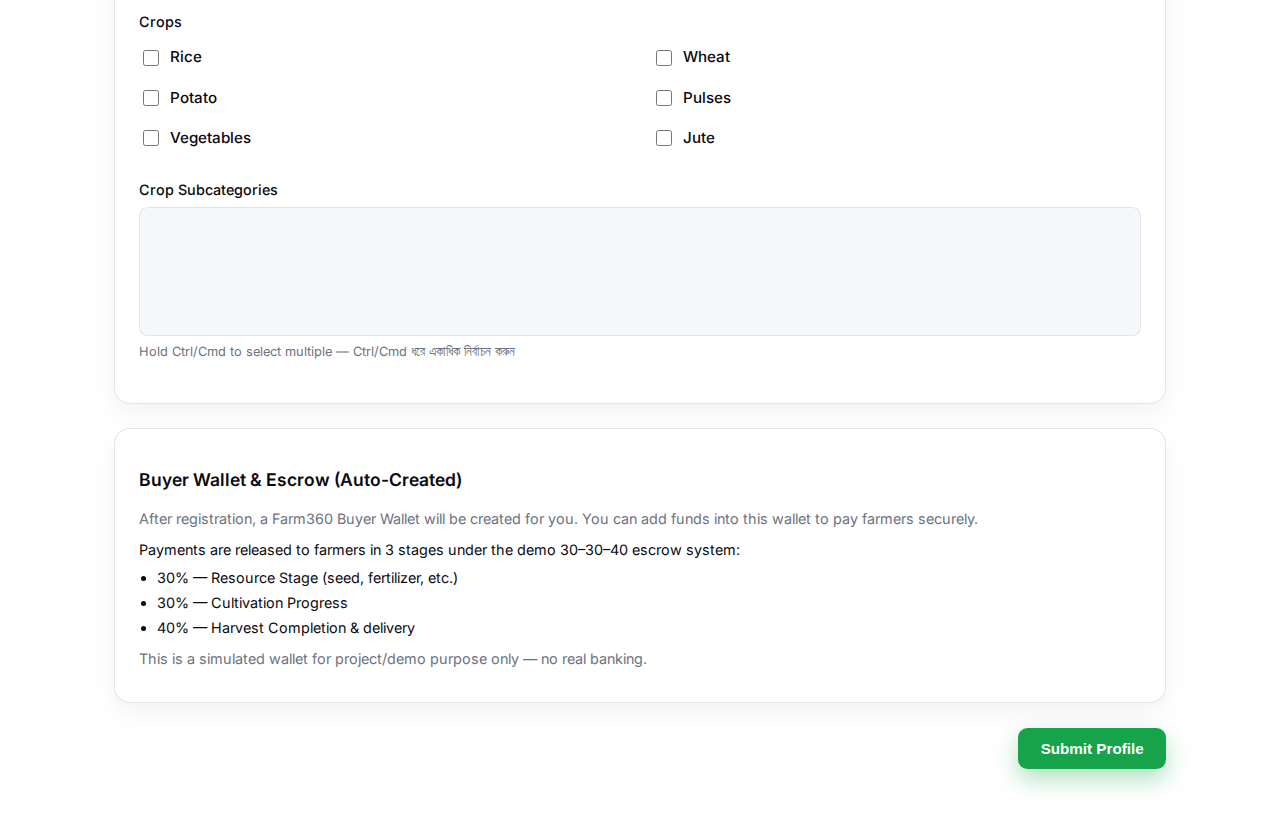
<file: Buyer/Buyer-register/buyer-register.html>
<!DOCTYPE html>
<html lang="en">
  <head>
    <meta charset="utf-8" />
    <meta name="viewport" content="width=device-width, initial-scale=1" />
    <title>Farm360 — Buyer Registration</title>

    <!-- Fonts -->
    <link
      href="https://fonts.googleapis.com/css2?family=Inter:wght@400;500;600;700&family=Noto+Sans+Bengali:wght@400;500;600&display=swap"
      rel="stylesheet"
    />

    <!-- Styles -->
    <link rel="stylesheet" href="buyer-register.css" />
  </head>
  <body>
    <div class="page-wrapper">
      <!-- HEADER (same vibe as dashboard / farmer) -->
      <header class="top-header">
        <div class="left">
          <span class="logo-icon">🌿</span>
          <span class="logo-text">Farm360</span>
        </div>

        <div class="controls">
          <button id="themeToggle" class="icon-btn">
            <span class="icon-sun">☀️</span>
            <span class="icon-moon">🌙</span>
          </button>
          <button id="langToggle" class="lang-btn">বাংলা</button>
        </div>
      </header>

      <!-- MAIN -->
      <main class="container">
        <!-- PAGE TITLE -->
        <div class="title-row">
          <h1 class="page-title" data-text="pageTitle">Buyer Registration</h1>

          <a
            href="../../Registration/user-register.html"
            class="back-btn-card"
            data-text="backBtn"
          >
            ‹ Back
          </a>
        </div>

        <p class="page-subtitle" data-text="pageSubtitle">
          Provide your details to complete your Farm360 buyer profile.
        </p>

        <form id="buyerForm" novalidate>
          <!-- CARD 1 – BASIC DETAILS -->
          <section class="card">
            <h2 class="card-title" data-text="basicTitle">
              Basic Details — মৌলিক বিবরণ
            </h2>

            <div class="form-group">
              <label for="fullName" data-text="fullNameLabel">Full Name</label>
              <input
                type="text"
                id="fullName"
                placeholder="Enter full name — পূর্ণ নাম লিখুন"
                required
              />
              <div class="error" id="fullNameErr"></div>
            </div>

            <div class="row">
              <div class="form-group">
                <label for="aadhar" data-text="aadharLabel">Aadhaar No</label>
                <input
                  type="text"
                  id="aadhar"
                  maxlength="12"
                  placeholder="12-digit Aadhaar — ১২ সংখ্যার আধার"
                />

                <div class="aadhaar-actions">
                  <button
                    type="button"
                    class="btn-outline"
                    id="verifyAadhaarBtn"
                  >
                    <span data-text="verifyBtnText">Verify</span>
                  </button>
                  <div id="aadharStatus" class="hint"></div>
                </div>

                <div class="error" id="aadharErr"></div>
              </div>

              <div class="form-group">
                <label for="aadharPhoto" data-text="aadharPhotoLabel">
                  Aadhaar Photo
                </label>
                <input type="file" id="aadharPhoto" accept="image/*" />
                <div class="hint" data-text="aadharPhotoHint">
                  Upload a clear Aadhaar image (optional) — পরিষ্কার আধারের ছবি
                  দিন (ঐচ্ছিক)
                </div>
                <img
                  id="aadharPreview"
                  class="preview-img hidden"
                  alt="Aadhaar preview"
                />
                <div class="error" id="aadharPhotoErr"></div>
              </div>
            </div>

            <div class="row">
              <div class="form-group">
                <label for="district" data-text="districtLabel">
                  District (West Bengal)
                </label>
                <select id="district">
                  <option value="">Select district — জেলা নির্বাচন করুন</option>
                </select>
                <div class="error" id="districtErr"></div>
              </div>

              <div class="form-group">
                <label for="block" data-text="blockLabel">Block</label>
                <select id="block" disabled>
                  <option value="">Select block — ব্লক নির্বাচন করুন</option>
                </select>
                <div class="error" id="blockErr"></div>
              </div>
            </div>

            <div class="row">
              <div class="form-group">
                <label for="city" data-text="cityLabel">City / Town</label>
                <select id="city">
                  <option value="">Select city — শহর নির্বাচন করুন</option>
                  <option value="Kolkata">Kolkata</option>
                  <option value="Howrah">Howrah</option>
                  <option value="Haldia">Haldia</option>
                </select>
              </div>

              <div class="form-group">
                <label for="village" data-text="villageLabel">
                  Village / Area
                </label>
                <input
                  type="text"
                  id="village"
                  placeholder="Village or area — গ্রাম/এলাকা"
                />
              </div>
            </div>

            <div class="form-group">
              <label for="pin" data-text="pinLabel">PIN Code</label>
              <input
                type="text"
                id="pin"
                maxlength="6"
                placeholder="e.g., 700001"
              />
              <div class="error" id="pinErr"></div>
            </div>
          </section>

          <!-- CARD 2 – BUSINESS DETAILS -->
          <section class="card">
            <h2 class="card-title" data-text="businessTitle">
              Business Details — ব্যবসার বিবরণ
            </h2>

            <div class="form-group">
              <label for="businessName" data-text="businessNameLabel">
                Business Name
              </label>
              <input
                type="text"
                id="businessName"
                placeholder="Business / Shop name"
              />
              <div class="error" id="businessNameErr"></div>
            </div>

            <div class="row">
              <div class="form-group">
                <label for="businessType" data-text="businessTypeLabel">
                  Business Type
                </label>
                <select id="businessType">
                  <option value="">Select type — ধরন নির্বাচন করুন</option>
                  <option value="individual">Individual — ব্যক্তি</option>
                  <option value="company">Company — কোম্পানি</option>
                  <option value="exporter">Exporter — রপ্তানিকারক</option>
                  <option value="wholesaler">Wholesaler — পাইকারি</option>
                  <option value="retailer">Retailer — খুচরা বিক্রেতা</option>
                </select>
              </div>

              <div class="form-group">
                <label for="businessScale" data-text="businessScaleLabel">
                  Business Scale
                </label>
                <select id="businessScale">
                  <option value="">Select scale — পরিধি নির্বাচন করুন</option>
                  <option value="small">Small — ক্ষুদ্র</option>
                  <option value="medium">Medium — মাঝারি</option>
                  <option value="large">Large — বড়</option>
                </select>
              </div>
            </div>

            <div class="form-group">
              <label data-text="govtApprovalLabel">
                Government Approvals
              </label>
              <div class="checkbox-row">
                <label>
                  <input type="checkbox" id="payTax" />
                  <span data-text="payTaxLabel">Pay Tax — কর প্রদান করে</span>
                </label>
                <label>
                  <input type="checkbox" id="gstRegistered" />
                  <span data-text="gstLabel">
                    GST Registered — জিএসটি নিবন্ধিত
                  </span>
                </label>
                <label>
                  <input type="checkbox" id="licence" />
                  <span data-text="licenceLabel">
                    Has Licence — লাইসেন্স আছে
                  </span>
                </label>
              </div>
            </div>

            <div class="row">
              <div class="form-group">
                <label for="businessAge" data-text="businessAgeLabel">
                  Business Age
                </label>
                <select id="businessAge">
                  <option value="">Select — নির্বাচন করুন</option>
                  <option value="lt1">Less than 1 year — ১ বছরের কম</option>
                  <option value="1to5">1 to 5 years — ১-৫ বছর</option>
                  <option value="gt5">More than 5 years — ৫ বছরের বেশি</option>
                </select>
              </div>

              <div class="form-group">
                <label for="wareName" data-text="warehouseNameLabel">
                  Warehouse Name
                </label>
                <input type="text" id="wareName" />
              </div>
            </div>

            <div class="form-group">
              <label for="wareLocation" data-text="warehouseLocationLabel">
                Warehouse Location
              </label>
              <input type="text" id="wareLocation" />
            </div>

            <div class="form-group">
              <label for="annualPurchase" data-text="annualPurchaseLabel">
                Annual Purchase (approx.)
              </label>
              <select id="annualPurchase">
                <option value="">Select</option>
                <option value="lt10">Less than 10 tons — ১০ টনের কম</option>
                <option value="10to100">10 to 100 tons — ১০-১০০ টন</option>
                <option value="gt100">
                  More than 100 tons — ১০০ টনের বেশি
                </option>
              </select>
            </div>
          </section>

          <!-- CARD 3 – CROPS DEALT WITH -->
          <section class="card">
            <h2 class="card-title" data-text="cropsTitle">Crops Dealt With</h2>

            <div class="form-group">
              <label data-text="buyerCropsLabel">Crops</label>

              <!-- UPDATED CLASS -->
              <div id="buyerCropsContainer" class="crop-grid"></div>

              <div class="error" id="buyerCropsErr"></div>
            </div>

            <div class="form-group">
              <label for="buyerCropSub" data-text="buyerCropSubLabel">
                Crop Subcategories
              </label>
              <select id="buyerCropSub" multiple size="6" disabled></select>
              <div class="hint" data-text="multiSelectHint">
                Hold Ctrl/Cmd to select multiple
              </div>
            </div>
          </section>

          <!-- CARD 4 – BUYER WALLET INFO -->
          <section class="card wallet-card">
            <h2 class="card-title" data-text="walletTitle">
              Buyer Wallet & Escrow (Auto-Created)
            </h2>
            <p class="wallet-text" data-text="walletText1">
              After registration, a Farm360 Buyer Wallet will be created for
              you. You can add funds into this wallet to pay farmers securely.
            </p>
            <div class="wallet-info">
              <p data-text="walletText2">
                Payments are released to farmers in 3 stages under the demo
                30–30–40 escrow system:
              </p>
              <ul>
                <li data-text="walletStage1">
                  <strong>30%</strong> — Resource Stage (seed, fertilizer, etc.)
                </li>
                <li data-text="walletStage2">
                  <strong>30%</strong> — Cultivation Progress
                </li>
                <li data-text="walletStage3">
                  <strong>40%</strong> — Harvest Completion & delivery
                </li>
              </ul>
              <p class="hint" data-text="walletNote">
                This is a simulated wallet for project/demo purpose only — no
                real banking.
              </p>
            </div>
          </section>

          <!-- SUBMIT -->
          <div class="submit-container">
            <button
              type="submit"
              class="btn-primary"
              id="submitBtn"
              data-text="submitBtn"
            >
              Submit Profile
            </button>
          </div>

          <div id="formMsg" class="success-msg"></div>
        </form>
      </main>
    </div>

    <script src="buyer-register.js"></script>
  </body>
</html>
</file>
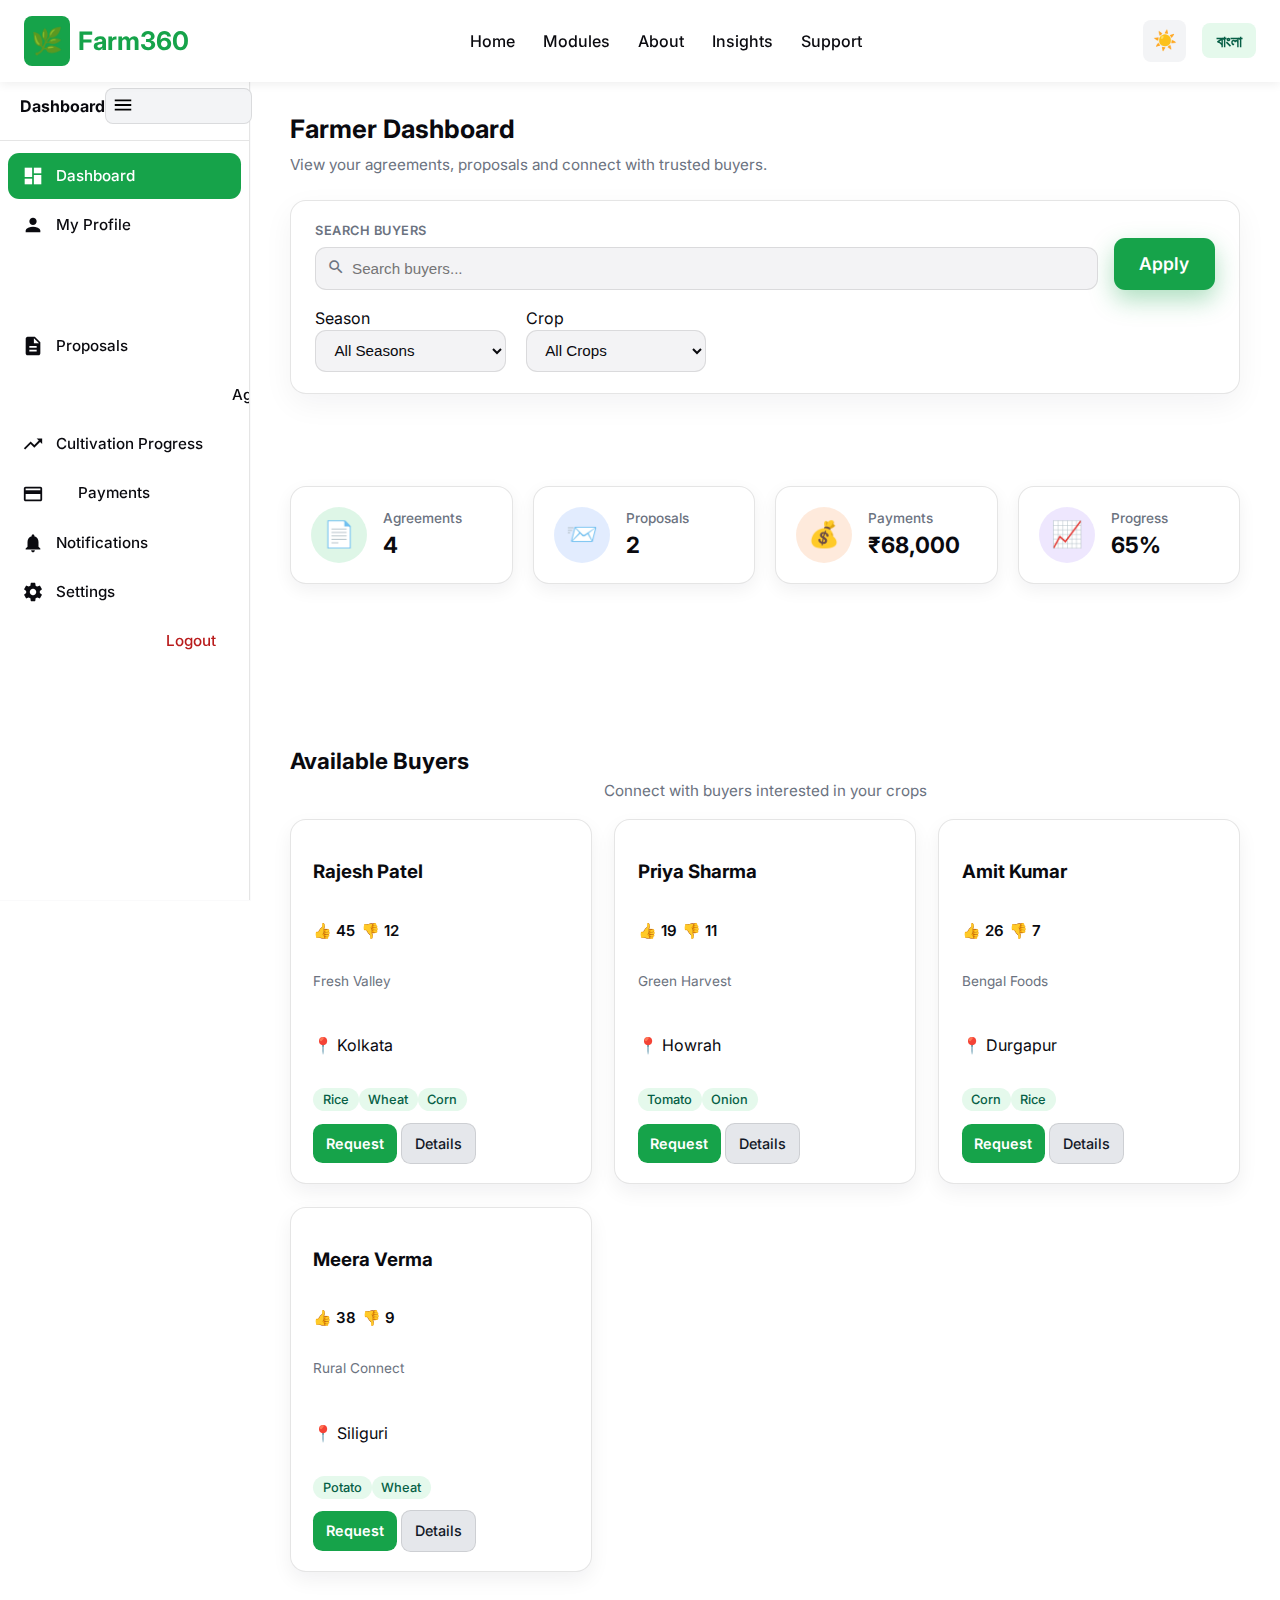
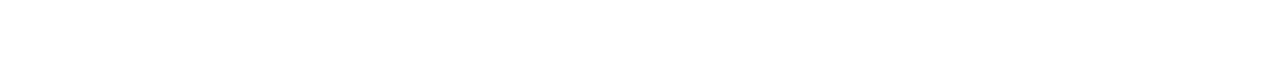
<file: Farmer/Farmer-Dashboard/farmer-dashboard.html>
<!DOCTYPE html>
<html lang="en" class="theme-light">
  <head>
    <meta charset="UTF-8" />
    <meta name="viewport" content="width=device-width, initial-scale=1.0" />
    <title data-text="dashboardTitle">Farmer Dashboard</title>

    <!-- Fonts -->
    <link
      href="https://fonts.googleapis.com/css2?family=Inter:wght@400;500;600;700&family=Noto+Sans+Bengali:wght@400;500;600&display=swap"
      rel="stylesheet"
    />

    <!-- Material Icons -->
    <link
      href="https://fonts.googleapis.com/icon?family=Material+Icons"
      rel="stylesheet"
    />

    <!-- Shared Landing Page Theme -->
    <link rel="stylesheet" href="../../Landing-page/landing-page.css" />

    <!-- Farmer Dashboard Styles -->
    <link rel="stylesheet" href="farmer-dashboard.css" />
  </head>

  <body class="theme-light lang-en">
    <!-- HEADER -->
    <header id="site-header">
      <div class="header-container">
        <div class="header-left">
          <a href="../../Landing-page/landing-page.html" class="logo">
            <span class="logo-icon">🌿</span>
            <span data-text="">Farm360</span>
          </a>
        </div>

        <nav class="nav-links">
          <a
            href="../../Landing-page/landing-page.html#hero"
            class="nav-item"
            data-text="navHome"
            >Home</a
          >
          <a
            href="../../Landing-page/landing-page.html#modules"
            class="nav-item"
            data-text="navModules"
            >Modules</a
          >
          <a
            href="../../Landing-page/landing-page.html#about"
            class="nav-item"
            data-text="navAbout"
            >About</a
          >
          <a
            href="../../Landing-page/landing-page.html#data-insights"
            class="nav-item"
            data-text="navInsights"
            >Insights</a
          >
          <a
            href="../../Landing-page/landing-page.html#multilingual-support"
            class="nav-item"
            data-text="navSupport"
            >Support</a
          >
        </nav>

        <div class="header-right">
          <button id="themeToggle" class="icon-btn">
            <span class="icon-sun">☀️</span>
            <span class="icon-moon">🌙</span>
          </button>

          <button id="langToggle" class="lang-btn">বাংলা</button>

          <button id="mobileMenuBtn" class="mobile-menu-btn">☰</button>
        </div>
      </div>

      <div id="mobileMenu" class="mobile-menu">
        <a
          href="../../Landing-page/landing-page.html#hero"
          class="mobile-item"
          data-text="navHome"
          >Home</a
        >
        <a href="#dashboard" class="mobile-item" data-text="sidebarDashboard"
          >Dashboard</a
        >
        <a
          href="../../Landing-page/landing-page.html#about"
          class="mobile-item"
          data-text="navAbout"
          >About</a
        >

        <div class="mobile-controls">
          <button id="mobileThemeToggle" class="mobile-theme-btn">
            Toggle Theme
          </button>
          <button id="mobileLangToggle" class="mobile-lang-btn">বাংলা</button>
        </div>
      </div>
    </header>

    <!-- DASHBOARD -->
    <div class="dashboard-shell" id="dashboard">
      <aside class="sidebar" id="sidebar">
        <div class="sidebar-header">
          <div class="sidebar-title" data-text="dashboard">Dashboard</div>
          <button id="sidebarToggle" class="sidebar-toggle">
            <span class="material-icons">menu_open</span>
          </button>
        </div>

        <nav class="sidebar-menu">
          <a class="menu-item active">
            <span class="material-icons">dashboard</span>
            <span data-text="sidebarDashboard">Dashboard</span>
          </a>

          <a class="menu-item">
            <span class="material-icons">person</span>
            <span data-text="sidebarProfile">My Profile</span>
          </a>

          <a class="menu-item">
            <span class="material-icons">agriculture</span>
            <span data-text="sidebarLand">My Land</span>
          </a>

          <a class="menu-item">
            <span class="material-icons">description</span>
            <span data-text="sidebarProposals">Proposals</span>
          </a>

          <a class="menu-item">
            <span class="material-icons">handshake</span>
            <span data-text="sidebarAgreements">Agreements</span>
          </a>

          <a class="menu-item">
            <span class="material-icons">trending_up</span>
            <span data-text="sidebarCultivation">Cultivation Progress</span>
          </a>

          <a class="menu-item">
            <span class="material-icons">payments</span>
            <span data-text="sidebarPayments">Payments</span>
          </a>

          <a class="menu-item">
            <span class="material-icons">notifications</span>
            <span data-text="sidebarNotifications">Notifications</span>
          </a>

          <a class="menu-item">
            <span class="material-icons">settings</span>
            <span data-text="sidebarSettings">Settings</span>
          </a>

          <a class="menu-item logout">
            <span class="material-icons">logout</span>
            <span data-text="sidebarLogout">Logout</span>
          </a>
        </nav>
      </aside>

      <!-- MAIN CONTENT -->
      <main class="dashboard-content">
        <div class="page-header">
          <h1 data-text="dashboardTitle">Farmer Dashboard</h1>
          <p class="page-subtitle" data-text="dashboardSubtitle">
            View your agreements, proposals and connect with trusted buyers.
          </p>
        </div>

        <!-- SEARCH & FILTERS -->
        <section class="search-filter-panel">
          <div class="search-row">
            <div class="search-group">
              <label
                for="buyerSearch"
                class="field-label"
                data-text="searchLabel"
              >
                Search buyers
              </label>

              <div class="search-input-wrapper">
                <span class="material-icons search-icon">search</span>

                <input
                  type="text"
                  id="buyerSearch"
                  class="search-input"
                  data-placeholder="searchPlaceholder"
                  placeholder="Search buyers..."
                />
              </div>
            </div>

            <button
              class="btn-primary apply-btn"
              id="applyFiltersBtn"
              data-text="filterApply"
            >
              Apply
            </button>
          </div>

          <div class="filters-row">
            <div class="filter-item">
              <label data-text="filterSeason">Season</label>
              <select id="seasonFilter" class="filter-select">
                <option value="" data-text="seasonAll">All Seasons</option>
                <option value="kharif" data-text="season_kharif">Kharif</option>
                <option value="rabi" data-text="season_rabi">Rabi</option>
                <option value="summer" data-text="season_summer">Summer</option>
              </select>
            </div>

            <div class="filter-item">
              <label data-text="filterCropType">Crop</label>
              <select id="cropFilter" class="filter-select">
                <option value="" data-text="cropAll">All Crops</option>
                <option value="rice" data-text="crop_rice">Rice</option>
                <option value="wheat" data-text="crop_wheat">Wheat</option>
                <option value="potato" data-text="crop_potato">Potato</option>
                <option value="tomato" data-text="crop_tomato">Tomato</option>
                <option value="corn" data-text="crop_corn">Corn</option>
                <option value="onion" data-text="crop_onion">Onion</option>
              </select>
            </div>
          </div>
        </section>

        <!-- SUMMARY -->
        <section class="summary-cards">
          <div class="summary-card">
            <div class="summary-icon summary-icon-green">📄</div>
            <div class="summary-content">
              <div class="summary-label" data-text="summaryAgreements">
                Agreements
              </div>
              <div class="summary-value">4</div>
            </div>
          </div>

          <div class="summary-card">
            <div class="summary-icon summary-icon-blue">📨</div>
            <div class="summary-content">
              <div class="summary-label" data-text="summaryProposals">
                Proposals
              </div>
              <div class="summary-value">2</div>
            </div>
          </div>

          <div class="summary-card">
            <div class="summary-icon summary-icon-orange">💰</div>
            <div class="summary-content">
              <div class="summary-label" data-text="summaryPayments">
                Payments
              </div>
              <div class="summary-value">₹68,000</div>
            </div>
          </div>

          <div class="summary-card">
            <div class="summary-icon summary-icon-purple">📈</div>
            <div class="summary-content">
              <div class="summary-label" data-text="summaryProgress">
                Progress
              </div>
              <div class="summary-value">65%</div>
            </div>
          </div>
        </section>

        <!-- BUYER CARDS -->
        <section class="buyers-section">
          <div class="section-header">
            <h2 data-text="buyerProfiles">Available Buyers</h2>
            <p class="section-subtitle" data-text="buyerProfilesSubtitle">
              Connect with buyers interested in your crops.
            </p>
          </div>

          <div class="buyers-grid" id="buyersGrid">
            <div class="buyer-card loading-card">
              <div class="loader"></div>
            </div>
          </div>
        </section>
      </main>
    </div>

    <!-- Script -->
    <script src="../../Landing-page/landing-page.js"></script>
    <script src="farmer-dashboard.js"></script>
  </body>
</html>
</file>
<file: Landing-page/landing-page.css>
/* ------------------- */
/* HEADER STYLES       */
/* ------------------- */

.header-container {
  width: 100%;
  padding: 1rem 1.5rem;

  /* NEW LINES ADDED */
  background-color: var(--background);
  backdrop-filter: blur(10px);
  box-shadow: 0 2px 10px rgba(0,0,0,0.07);

  display: flex;
  align-items: center;
  justify-content: space-between;

  position: sticky;
  top: 0;
  z-index: 50;
}


.logo {
   display: flex;
  align-items: center;
  gap: 0.5rem;
  font-size: 1.6rem;
  font-weight: 700;
  color: var(--primary);
}

.logo-icon {
  font-size: 1.6rem;
  background: var(--primary);
  color: white;
  padding: 0.35rem 0.45rem;
  border-radius: 0.5rem;
}

.nav-links {
  display: flex;
  gap: 1.75rem;
}

.nav-item {
  font-size: 1rem;
  font-weight: 500;
  color: var(--foreground);
  transition: color 0.2s;
}

.nav-item:hover {
  color: var(--primary);
}

/* Header Right Section */
.header-right {
  display: flex;
  align-items: center;
  gap: 1rem;
}

/* Icon buttons */
.icon-btn {
  background: var(--muted);
  color: var(--muted-foreground);
  padding: 0.4rem 0.6rem;
  border-radius: 0.5rem;
  font-size: 1.2rem;
  cursor: pointer;
  transition: background 0.2s;
}

.icon-btn:hover {
  background: var(--secondary);
}

/* Language Button */
.lang-btn {
  padding: 0.35rem 0.9rem;
  font-weight: 600;
  border-radius: 0.5rem;
  background: var(--accent);
  color: var(--accent-foreground);
  transition: background 0.2s;
}

.lang-btn:hover {
  background: var(--primary);
  color: var(--primary-foreground);
}

/* Hide moon icon initially */
.icon-moon {
  display: none;
}

/* Mobile Menu Button */
.mobile-menu-btn {
  display: none;
  font-size: 1.7rem;
  background: transparent;
  border: none;
  cursor: pointer;
}

/* ------------------- */
/* MOBILE MENU PANEL   */
/* ------------------- */

.mobile-menu {
  display: none;
  flex-direction: column;
  background: var(--background);
  border-bottom: 1px solid var(--border);
  padding: 1rem;
}

.mobile-item {
  font-size: 1.1rem;
  padding: 0.75rem 0;
  border-bottom: 1px solid var(--border);
}

.mobile-controls {
  display: flex;
  gap: 1rem;
  margin-top: 1rem;
}

.mobile-theme-btn,
.mobile-lang-btn {
  flex: 1;
  padding: 0.75rem;
  border-radius: 0.5rem;
  background: var(--accent);
  font-weight: 600;
  color: var(--accent-foreground);
}

/* ------------------- */
/* RESPONSIVE RULES    */
/* ------------------- */
@media (max-width: 768px) {
  .nav-links {
    display: none;
  }
  .mobile-menu-btn {
    display: block;
  }
}


/* ------------- */
/* GLOBAL RESET  */
/* ------------- */

*,
*::before,
*::after {
  box-sizing: border-box;
}

html,
body {
  margin: 0;
  padding: 0;
}

body {
  font-family: "Inter", system-ui, -apple-system, BlinkMacSystemFont, "Segoe UI",
    sans-serif;
  background-color: var(--background);
  color: var(--foreground);
  line-height: 1.5;
}

/* Bengali font when lang is bn */
body.lang-bn {
  font-family: "Noto Sans Bengali", system-ui, -apple-system, BlinkMacSystemFont,
    "Segoe UI", sans-serif;
}

/* Remove default list styling */
ul,
ol {
  margin: 0;
  padding: 0;
  list-style: none;
}

button {
  font: inherit;
  cursor: pointer;
  border: none;
  background: none;
}

a {
  color: inherit;
  text-decoration: none;
}

/* ------------- */
/* THEME COLORS  */
/* ------------- */

:root {
  --font-size: 16px;
  --background: #ffffff;
  --foreground: #0a0a0f;
  --card: #ffffff;
  --card-foreground: #0a0a0f;
  --popover: #ffffff;
  --popover-foreground: #0a0a0f;
  --primary: #16a34a;
  --primary-foreground: #ffffff;
  --secondary: #e5e7eb;
  --secondary-foreground: #111827;
  --muted: #f3f4f6;
  --muted-foreground: #6b7280;
  --accent: #e5f9ec;
  --accent-foreground: #065f46;
  --destructive: #dc2626;
  --destructive-foreground: #ffffff;
  --border: rgba(0, 0, 0, 0.1);
  --input-background: #f3f3f5;
  --switch-background: #cbced4;
  --ring: #16a34a;
  --radius: 0.625rem;
}

/* Dark theme overrides (similar to your Tailwind theme) */
body.theme-dark {
  --background: #020617; /* gray-950-ish */
  --foreground: #f9fafb;
  --card: #0f172a;
  --card-foreground: #e5e7eb;
  --popover: #020617;
  --popover-foreground: #f9fafb;
  --primary: #22c55e;
  --primary-foreground: #052e16;
  --secondary: #1f2937;
  --secondary-foreground: #e5e7eb;
  --muted: #111827;
  --muted-foreground: #9ca3af;
  --accent: #064e3b;
  --accent-foreground: #a7f3d0;
  --destructive: #b91c1c;
  --destructive-foreground: #fee2e2;
  --border: #1f2937;
  --input-background: #020617;
  --switch-background: #4b5563;
  --ring: #22c55e;
}

/* ------------- */
/* UTIL CLASSES  */
/* ------------- */

.container {
  width: 100%;
  max-width: 1120px;
  margin: 0 auto;
  padding: 0 1rem;
}

/* Generic section spacing */
section {
  padding: 4rem 0;
}

/* Section headings */
.section-title {
  font-size: 2rem;
  font-weight: 700;
  margin-bottom: 0.75rem;
  text-align: center;
}

.section-subtitle {
  font-size: 1.125rem;
  color: var(--muted-foreground);
  text-align: center;
  margin-bottom: 2rem;
}

/* Cards */
.card {
  background-color: var(--card);
  color: var(--card-foreground);
  border-radius: 1rem;
  border: 1px solid var(--border);
  padding: 1.5rem;
  box-shadow: 0 10px 30px rgba(15, 23, 42, 0.05);
}

/* Buttons */
.btn {
  display: inline-flex;
  align-items: center;
  justify-content: center;
  gap: 0.25rem;
  padding: 0.75rem 1.5rem;
  border-radius: 0.75rem;
  font-weight: 600;
  font-size: 0.95rem;
  border: none;
  cursor: pointer;
  transition: transform 0.15s ease, box-shadow 0.15s ease,
    background-color 0.15s ease, color 0.15s ease;
}

.btn-primary {
  background-color: var(--primary);
  color: var(--primary-foreground);
  box-shadow: 0 10px 25px rgba(22, 163, 74, 0.35);
}

.btn-primary:hover {
  transform: translateY(-1px);
  box-shadow: 0 14px 35px rgba(22, 163, 74, 0.5);
}

.btn-outline {
  background-color: transparent;
  color: var(--primary);
  border: 2px solid var(--primary);
}

.btn-outline:hover {
  background-color: rgba(34, 197, 94, 0.06);
}

/* Simple grid helper */
.grid {
  display: grid;
  gap: 1.5rem;
}

/* Responsive helpers */
@media (min-width: 640px) {
  .grid-2 {
    grid-template-columns: repeat(2, minmax(0, 1fr));
  }
}

@media (min-width: 768px) {
  .grid-3 {
    grid-template-columns: repeat(3, minmax(0, 1fr));
  }

  .grid-4 {
    grid-template-columns: repeat(4, minmax(0, 1fr));
  }
}

/* Smooth transitions for theme switch */
body {
  transition: background-color 0.25s ease, color 0.25s ease;
}


/* ------------------- */
/* HERO SECTION        */
/* ------------------- */

#hero {
  padding: 4rem 1.5rem;
  background: linear-gradient(to bottom, #ecfdf5, white);
}

body.theme-dark #hero {
  background: #111827;
}

.hero-container {
  display: grid;
  grid-template-columns: 1fr 1fr;
  gap: 3rem;
  align-items: center;
  max-width: 1200px;
  margin: 0 auto;
}

/* LEFT CONTENT */
.hero-heading {
  font-size: 2.8rem;
  font-weight: 700;
  color: var(--foreground);
  line-height: 1.3;
}

.hero-subtitle {
  font-size: 1.4rem;
  color: #059669;
  font-weight: 600;
  margin-top: 0.75rem;
}

body.theme-dark .hero-subtitle {
  color: #34d399;
}

.hero-description {
  margin-top: 1rem;
  font-size: 1.1rem;
  color: var(--muted-foreground);
  line-height: 1.6;
}

.hero-buttons {
  display: flex;
  gap: 1.2rem;
  margin-top: 2rem;
}

/* BUTTONS */
.btn-primary {
  padding: 1rem 2.2rem;
  background: #16a34a;
  color: white;
  border-radius: 0.6rem;
  font-size: 1.1rem;
  font-weight: 600;
  transition: 0.25s;
}

.btn-primary:hover {
  background: #15803d;
  transform: translateY(-2px);
}

.btn-outline {
  padding: 1rem 2.2rem;
  border: 2px solid #16a34a;
  color: #16a34a;
  border-radius: 0.6rem;
  font-size: 1.1rem;
  font-weight: 600;
  transition: 0.25s;
}

.btn-outline:hover {
  background: #f0fdf4;
  transform: translateY(-2px);
}

body.theme-dark .btn-outline {
  border: 2px solid #34d399;
  color: #34d399;
}

body.theme-dark .btn-outline:hover {
  background: #052e16;
}

/* RIGHT IMAGE */
.hero-right {
  position: relative;
}

.hero-image {
  width: 100%;
  border-radius: 1rem;
  box-shadow: 0 12px 35px rgba(0, 0, 0, 0.15);
}

.hero-blur {
  position: absolute;
  bottom: -20px;
  right: -20px;
  width: 180px;
  height: 180px;
  border-radius: 50%;
  filter: blur(60px);
  background: #34d399;
  opacity: 0.35;
}

/* ------------------- */
/* RESPONSIVE HERO     */
/* ------------------- */

@media (max-width: 768px) {
  .hero-container {
    grid-template-columns: 1fr;
  }

  .hero-left {
    text-align: center;
  }

  .hero-buttons {
    justify-content: center;
  }
}

/* ------------------- */
/* STATISTICS SECTION  */
/* ------------------- */

#statistics {
  padding: 4rem 1.5rem;
  background: var(--background);
}

.stats-container {
  max-width: 1200px;
  margin: 0 auto;
  display: grid;
  grid-template-columns: repeat(4, 1fr);
  gap: 1.5rem;
}

/* Card Design */
.stat-card {
  background: var(--card);
  border: 1px solid var(--border);
  padding: 2rem 1.5rem;
  border-radius: 1rem;
  text-align: left;
  transition: 0.25s ease;
  box-shadow: 0 4px 10px rgba(0, 0, 0, 0.06);
}

.stat-card:hover {
  transform: translateY(-4px);
  box-shadow: 0 8px 18px rgba(0, 0, 0, 0.15);
}

/* Icons */
.stat-icon {
  width: 45px;
  height: 45px;
  border-radius: 0.8rem;
  display: flex;
  align-items: center;
  justify-content: center;
  margin-bottom: 1rem;
  font-size: 1.6rem;
  color: white;
}

.stat-icon.green {
  background: #16a34a;
}

.stat-icon.blue {
  background: #3b82f6;
}

.stat-icon.yellow {
  background: #eab308;
}

.stat-icon.purple {
  background: #9333ea;
}

.stat-icon.orange {
  background: #ea580c;
}

/* Values + Labels */
.stat-value {
  font-size: 2rem;
  font-weight: 700;
  margin-bottom: 0.4rem;
  color: var(--foreground);
}

.stat-label {
  font-size: 0.95rem;
  color: var(--muted-foreground);
}

/* ------------------- */
/* RESPONSIVE CARDS    */
/* ------------------- */

@media (max-width: 992px) {
  .stats-container {
    grid-template-columns: repeat(2, 1fr);
  }
}

@media (max-width: 600px) {
  .stats-container {
    grid-template-columns: repeat(1, 1fr);
  }
}

/* ------------------- */
/* ABOUT SECTION       */
/* ------------------- */

#about {
  padding: 4rem 1.5rem;
  background: var(--background);
}

.about-container {
  max-width: 1100px;
  margin: 0 auto;
}

.about-header {
  text-align: center;
  margin-bottom: 2.5rem;
}

.about-title {
  font-size: 2.2rem;
  font-weight: 700;
  color: var(--foreground);
}

.about-description {
  margin-top: 1rem;
  font-size: 1.1rem;
  color: var(--muted-foreground);
}

/* Mission + Vision grid */
.about-grid {
  margin-top: 2rem;
  display: grid;
  grid-template-columns: 1fr 1fr;
  gap: 1.5rem;
}

/* Card style */
.about-card {
  padding: 2rem;
  border-radius: 1rem;
  border: 1px solid var(--border);
  background: var(--card);
  transition: 0.25s;
}

.about-card:hover {
  transform: translateY(-4px);
}

.about-card-title {
  font-size: 1.4rem;
  font-weight: 600;
  color: #16a34a;
  margin-bottom: 0.8rem;
}

body.theme-dark .about-card-title {
  color: #34d399;
}

.about-card-text {
  font-size: 1rem;
  color: var(--muted-foreground);
}

/* WHY FARM360 highlight */
.about-highlight {
  margin-top: 2rem;
  padding: 2rem;
  border-radius: 1rem;
  border: 1px solid var(--border);
  background: linear-gradient(to right, #ecfdf5, #d1fae5);
}

body.theme-dark .about-highlight {
  background: linear-gradient(to right, #064e3b66, #065f4677);
  border: 1px solid #065f46;
}

/* Responsive */
@media (max-width: 768px) {
  .about-grid {
    grid-template-columns: 1fr;
  }

  .about-highlight {
    margin-top: 1.5rem;
  }
}

/* ------------------- */
/* MODULE FLOW         */
/* ------------------- */

#modules {
  padding: 4rem 1.5rem;
  background: var(--background);
}

.moduleflow-container {
  max-width: 1200px;
  margin: 0 auto;
}

.mf-header {
  text-align: center;
  margin-bottom: 2.5rem;
}

.mf-title {
  font-size: 2.2rem;
  font-weight: 700;
  color: var(--foreground);
}

.mf-subtitle {
  margin-top: 0.6rem;
  font-size: 1.1rem;
  color: var(--muted-foreground);
}

/* Grid */
.mf-grid {
  display: grid;
  grid-template-columns: repeat(3, 1fr);
  gap: 1.5rem;
}

/* Card */
.mf-card {
  background: var(--card);
  border: 1px solid var(--border);
  padding: 2rem 1.2rem;
  border-radius: 1rem;
  text-align: center;
  position: relative;
  transition: 0.25s ease;
}

.mf-card:hover {
  transform: translateY(-4px);
  border-color: #16a34a;
}

/* Number badge */
.mf-number {
  position: absolute;
  top: -12px;
  left: -12px;
  width: 42px;
  height: 42px;
  border-radius: 50%;
  background: #16a34a;
  color: white;
  display: flex;
  align-items: center;
  justify-content: center;
  font-weight: 700;
  box-shadow: 0 4px 10px rgba(22, 163, 74, 0.25);
}

/* Icon */
.mf-icon {
  font-size: 2.2rem;
  margin-bottom: 1rem;
}

/* Titles & Description */
.mf-name {
  font-size: 1.3rem;
  font-weight: 600;
  color: var(--foreground);
}

.mf-desc {
  margin-top: 0.4rem;
  font-size: 0.95rem;
  color: var(--muted-foreground);
}

/* Responsive */
@media (max-width: 992px) {
  .mf-grid {
    grid-template-columns: repeat(2, 1fr);
  }
}

@media (max-width: 600px) {
  .mf-grid {
    grid-template-columns: 1fr;
  }
}

/* ------------------- */
/* RELATIONSHIP PANEL  */
/* ------------------- */

#relationship {
  padding: 4rem 1.5rem;
  background: var(--background);
}

.rp-container {
  max-width: 1100px;
  margin: 0 auto;
}

/* HEADER */
.rp-header {
  text-align: center;
  margin-bottom: 3rem;
}

.rp-title {
  font-size: 2.2rem;
  font-weight: 700;
  color: var(--foreground);
}

.rp-subtitle {
  margin-top: 0.6rem;
  font-size: 1.1rem;
  color: var(--muted-foreground);
}

.rp-btn {
  margin-top: 1.5rem;
}

/* FLOW */
.rp-flow {
  display: flex;
  align-items: center;
  justify-content: center;
  flex-wrap: wrap;
  gap: 1.2rem;
  margin-bottom: 3rem;
}

/* Circle Step */
.rp-step {
  text-align: center;
}

.rp-circle {
  width: 85px;
  height: 85px;
  border-radius: 50%;
  background: #ffffff;
  border: 3px solid #16a34a;
  display: flex;
  justify-content: center;
  align-items: center;
  font-size: 2rem;
  box-shadow: 0 4px 10px rgba(22, 163, 74, 0.2);
  transition: 0.25s;
}

body.theme-dark .rp-circle {
  background: #0f172a;
  border-color: #34d399;
}

.rp-circle:hover {
  transform: scale(1.07);
}

.rp-step-text {
  margin-top: 0.4rem;
  font-size: 0.95rem;
  color: var(--foreground);
}

/* Arrow */
.rp-arrow {
  font-size: 1.8rem;
  color: #16a34a;
}

body.theme-dark .rp-arrow {
  color: #34d399;
}

/* PAYMENT CARDS */
.rp-payment-cards {
  display: grid;
  grid-template-columns: repeat(3, 1fr);
  gap: 1.5rem;
}

.rp-payment-card {
  background: var(--card);
  border: 1px solid var(--border);
  padding: 2rem;
  border-radius: 1rem;
  text-align: center;
  transition: 0.2s ease;
}

.rp-payment-card:hover {
  transform: translateY(-4px);
}

.rp-payment-value {
  font-size: 2.3rem;
  font-weight: 700;
  color: #16a34a;
}

body.theme-dark .rp-payment-value {
  color: #34d399;
}

.rp-payment-label {
  margin-top: 0.6rem;
  color: var(--muted-foreground);
}

/* Responsive */
@media (max-width: 768px) {
  .rp-payment-cards {
    grid-template-columns: 1fr;
  }
}

/* ------------------- */
/* DATA INSIGHTS       */
/* ------------------- */

#data-insights {
  padding: 4rem 1.5rem;
  background: var(--background);
}

#data-insights .insights-container {
  max-width: 1100px;
  margin: 0 auto;
  text-align: center;
}

#data-insights .insights-title {
  font-size: 2.1rem;
  font-weight: 700;
  color: var(--foreground);
}

#data-insights .insights-subtitle {
  margin-top: 0.6rem;
  font-size: 1.1rem;
  color: var(--muted-foreground);
}

/* CHART GRID */
#data-insights .insights-charts-grid {
  margin-top: 3rem;
  display: grid;
  grid-template-columns: repeat(2, minmax(0, 1fr));
  gap: 2rem;
}

/* CHART CARD */
#data-insights .chart-card {
  padding: 1.5rem;
  background: var(--card);
  border: 1px solid var(--border);
  border-radius: 1.5rem;
  box-shadow: 0 4px 16px rgba(0, 0, 0, 0.18);
  display: flex;
  flex-direction: column;
  height: 430px; /* enough room for title + chart */
  transition: transform 0.2s ease, box-shadow 0.2s ease;
}

#data-insights .chart-card:hover {
  transform: translateY(-4px);
  box-shadow: 0 10px 28px rgba(0, 0, 0, 0.35);
}

#data-insights .chart-title {
  font-size: 1.1rem;
  font-weight: 600;
  margin-bottom: 1rem;
  color: var(--foreground);
  text-align: left;
}

/* WRAPPER CONTROLS THE CANVAS SIZE */
#data-insights .chart-wrapper {
  flex: 1;
  position: relative;
}

/* Make canvas fill its wrapper (important!) */
#data-insights .chart-wrapper canvas {
  width: 100% !important;
  height: 100% !important;
  display: block;
}

/* Responsive */
@media (max-width: 900px) {
  #data-insights .insights-charts-grid {
    grid-template-columns: 1fr;
  }
}

/* ----------------------------------------- */
/* FIX FOR DATA INSIGHTS CHARTS GRID & CARDS */
/* ----------------------------------------- */

#data-insights .insights-charts-grid {
  margin-top: 3rem;
  display: grid;
  grid-template-columns: repeat(2, 1fr);
  gap: 2rem;
}

#data-insights .chart-card {
  padding: 1.5rem;
  background: var(--card);
  border: 1px solid var(--border);
  border-radius: 1rem;
  box-shadow: 0 4px 10px rgba(0,0,0,0.06);
  height: 450px;   /* more space */
  display: flex;
  flex-direction: column;
}


#data-insights .chart-card:hover {
  transform: translateY(-4px);
}

#data-insights .chart-title {
  font-size: 1.25rem;
  font-weight: 700;
  margin-bottom: 1rem;
  color: var(--foreground);
}

#data-insights .chart-wrapper {
  width: 100%;
  height: 320px; /* fixes canvas overflow */
}

/* RESPONSIVE */
@media (max-width: 900px) {
  #data-insights .insights-charts-grid {
    grid-template-columns: 1fr;
  }
}

/* ------------------- */
/* FOOTER SECTION      */
/* ------------------- */

#footer {
  padding: 3.5rem 1.5rem;
  background: var(--card);
  border-top: 1px solid var(--border);
}

.footer-container {
  max-width: 1200px;
  margin: auto;
}

.footer-grid {
  display: grid;
  grid-template-columns: repeat(4, 1fr);
  gap: 2.5rem;
}

.footer-box {}

.footer-brand {
  display: flex;
  align-items: center;
  gap: 0.8rem;
}

.footer-logo {
  background: #16a34a;
  color: #fff;
  padding: 0.6rem;
  font-size: 1.3rem;
  border-radius: 0.5rem;
}

.footer-brand-name {
  font-size: 1.4rem;
  font-weight: 700;
  color: var(--foreground);
}

.footer-text {
  font-size: 0.95rem;
  margin-top: 0.8rem;
  color: var(--muted-foreground);
}

/* Language Button */
.footer-lang-btn {
  margin-top: 1rem;
  background: var(--accent);
  color: var(--foreground);
  padding: 0.6rem 1.2rem;
  border-radius: 0.5rem;
  cursor: pointer;
  border: none;
}

/* Titles */
.footer-title {
  font-size: 1.2rem;
  margin-bottom: 1rem;
  color: var(--foreground);
}

/* Lists */
.footer-list li {
  margin-bottom: 0.5rem;
  color: var(--muted-foreground);
  font-size: 0.95rem;
}

.footer-list li a {
  color: var(--foreground);
  opacity: 0.8;
  transition: 0.2s;
}

.footer-list li a:hover {
  opacity: 1;
  color: #16a34a;
}

/* Social Icons */
.footer-social a {
  font-size: 1.4rem;
  margin-right: 0.8rem;
  color: var(--foreground);
  opacity: 0.75;
  transition: 0.2s;
}

.footer-social a:hover {
  opacity: 1;
  color: #16a34a;
}

/* Bottom */
.footer-bottom {
  margin-top: 2.5rem;
  padding-top: 1.5rem;
  border-top: 1px solid var(--border);
  text-align: center;
  color: var(--muted-foreground);
  font-size: 0.9rem;
}

/* Responsive */
@media (max-width: 900px) {
  .footer-grid {
    grid-template-columns: repeat(2, 1fr);
  }
}

@media (max-width: 550px) {
  .footer-grid {
    grid-template-columns: 1fr;
  }
}
</file>
<file: Buyer/Buyer-Dashboard/buyer-dashboard.css>
/* =========================================
   BUYER DASHBOARD STYLES
   Same as Farmer Dashboard
========================================= */

/* Layout shell */
.dashboard-shell {
  display: flex;
  width: 100%;
  min-height: 100vh;
  background: var(--background);
}

/* =========================================
   SIDEBAR
========================================= */

.sidebar {
  position: fixed;
  top: 72px;
  left: 0;
  width: 250px;
  height: calc(100vh - 72px);
  background: var(--card);
  border-right: 1px solid var(--border);
  box-shadow: 0 0 0 1px rgba(15, 23, 42, 0.02);
  display: flex;
  flex-direction: column;
  z-index: 40;
  transition: width 0.25s ease, left 0.25s ease;
}

.sidebar.collapsed {
  width: 80px;
}

.sidebar-header {
  padding: 1rem 1.25rem;
  display: flex;
  align-items: center;
  justify-content: space-between;
  border-bottom: 1px solid var(--border);
}

.sidebar-title {
  font-size: 1rem;
  font-weight: 700;
  color: var(--foreground);
}

.sidebar.collapsed .sidebar-title {
  display: none;
}

.sidebar-toggle {
  border-radius: 0.5rem;
  padding: 0.4rem;
  border: 1px solid var(--border);
  background: var(--muted);
  cursor: pointer;
  display: flex;
  align-items: center;
  justify-content: center;
}

.sidebar-toggle .material-icons {
  font-size: 1.35rem;
}

.sidebar-menu {
  padding: 0.75rem 0.5rem 1.25rem 0.5rem;
  display: flex;
  flex-direction: column;
  gap: 0.25rem;
  overflow-y: auto;
}

.menu-item {
  display: flex;
  align-items: center;
  gap: 0.75rem;
  padding: 0.7rem 0.85rem;
  border-radius: 0.7rem;
  font-size: 0.95rem;
  font-weight: 500;
  color: var(--foreground);
  text-decoration: none;
  cursor: pointer;
  transition: background 0.2s ease, color 0.2s ease, transform 0.1s ease;
}

.menu-item:hover {
  background: var(--accent);
  color: var(--accent-foreground);
  transform: translateY(-1px);
}

.menu-item.active {
  background: var(--primary);
  color: var(--primary-foreground);
}

.menu-item.logout {
  margin-top: auto;
  color: #b91c1c;
}

.menu-item.logout:hover {
  background: #fee2e2;
  color: #7f1d1d;
}

.menu-item .material-icons {
  font-size: 1.4rem;
}

.sidebar.collapsed .menu-item span:not(.material-icons) {
  display: none;
}

/* =========================================
   MAIN CONTENT
========================================= */

.dashboard-content {
  margin-left: 250px;
  padding: 1.75rem 2.5rem 2.5rem;
  flex: 1;
  max-width: 100%;
  transition: margin-left 0.25s ease;
}

.sidebar.collapsed ~ .dashboard-content {
  margin-left: 80px;
}

.page-header {
  margin-bottom: 1.5rem;
}

.page-header h1 {
  font-size: 1.6rem;
  font-weight: 700;
  color: var(--foreground);
  margin: 0 0 0.35rem;
}

.page-subtitle {
  margin: 0;
  font-size: 0.95rem;
  color: var(--muted-foreground);
}

/* =========================================
   SEARCH + FILTER PANEL
========================================= */

.search-filter-panel {
  background: var(--card);
  border-radius: 1rem;
  border: 1px solid var(--border);
  padding: 1.25rem 1.5rem 1.3rem;
  box-shadow: 0 10px 30px rgba(15, 23, 42, 0.05);
  margin-bottom: 1.75rem;
  display: flex;
  flex-direction: column;
  gap: 1rem;
}

.search-row {
  display: flex;
  gap: 1rem;
  align-items: flex-end;
  flex-wrap: wrap;
}

.search-group {
  flex: 1;
  min-width: 220px;
}

.field-label {
  display: block;
  font-size: 0.8rem;
  font-weight: 600;
  text-transform: uppercase;
  letter-spacing: 0.04em;
  margin-bottom: 0.4rem;
  color: var(--muted-foreground);
}

.search-input-wrapper {
  position: relative;
}

.search-icon {
  position: absolute;
  left: 0.75rem;
  top: 50%;
  transform: translateY(-50%);
  font-size: 1.1rem;
  color: var(--muted-foreground);
}

.search-input {
  width: 100%;
  padding: 0.75rem 0.85rem 0.75rem 2.25rem;
  border-radius: 0.7rem;
  border: 1px solid var(--border);
  background: var(--input-background);
  font-size: 0.95rem;
  color: var(--foreground);
  outline: none;
  transition: border 0.15s ease, box-shadow 0.15s ease, background 0.15s;
}

.search-input:focus {
  border-color: var(--primary);
  box-shadow: 0 0 0 2px rgba(34, 197, 94, 0.2);
}

.apply-btn {
  padding: 0.8rem 1.6rem;
  border-radius: 0.7rem;
  font-weight: 600;
  border: none;
  cursor: pointer;
  white-space: nowrap;
}

.filters-row {
  display: flex;
  gap: 1.25rem;
  flex-wrap: wrap;
}

.filter-item {
  min-width: 180px;
}

.filter-select {
  width: 100%;
  padding: 0.65rem 0.9rem;
  border-radius: 0.7rem;
  border: 1px solid var(--border);
  background: var(--input-background);
  font-size: 0.95rem;
  color: var(--foreground);
  outline: none;
  cursor: pointer;
  transition: border 0.15s ease, box-shadow 0.15s ease, background 0.15s;
}

.filter-select:focus {
  border-color: var(--primary);
  box-shadow: 0 0 0 2px rgba(34, 197, 94, 0.18);
}

/* =========================================
   SUMMARY CARDS
========================================= */

.summary-cards {
  display: grid;
  grid-template-columns: repeat(4, minmax(0, 1fr));
  gap: 1.25rem;
  margin-bottom: 2rem;
}

.summary-card {
  background: var(--card);
  border-radius: 1rem;
  border: 1px solid var(--border);
  padding: 1.25rem 1.25rem;
  display: flex;
  gap: 1rem;
  align-items: center;
  box-shadow: 0 6px 18px rgba(15, 23, 42, 0.06);
  transition: transform 0.15s ease, box-shadow 0.15s ease;
}

.summary-card:hover {
  transform: translateY(-2px);
  box-shadow: 0 10px 25px rgba(15, 23, 42, 0.09);
}

.summary-icon {
  width: 56px;
  height: 56px;
  border-radius: 999px;
  display: flex;
  align-items: center;
  justify-content: center;
  font-size: 1.6rem;
}

.summary-icon-green {
  background: rgba(34, 197, 94, 0.15);
}

.summary-icon-blue {
  background: rgba(59, 130, 246, 0.15);
}

.summary-icon-orange {
  background: rgba(249, 115, 22, 0.15);
}

.summary-icon-purple {
  background: rgba(139, 92, 246, 0.15);
}

.summary-label {
  font-size: 0.85rem;
  color: var(--muted-foreground);
  font-weight: 500;
}

.summary-value {
  font-size: 1.4rem;
  font-weight: 700;
  color: var(--foreground);
}

/* =========================================
   FARMERS GRID
========================================= */

.buyers-section {
  margin-top: 0.5rem;
}

.section-header {
  margin-bottom: 1rem;
}

.section-header h2 {
  font-size: 1.4rem;
  margin: 0;
  color: var(--foreground);
}

.section-subtitle {
  margin: 0.2rem 0 0;
  font-size: 0.95rem;
  color: var(--muted-foreground);
}

.buyers-grid {
  display: grid;
  grid-template-columns: repeat(auto-fill, minmax(260px, 1fr));
  gap: 1.4rem;
}

/* Loading */
.loading-card {
  grid-column: 1 / -1;
  display: flex;
  align-items: center;
  justify-content: center;
  padding: 2rem 0;
}

.loader {
  width: 40px;
  height: 40px;
  border-radius: 999px;
  border: 4px solid var(--muted);
  border-top-color: var(--primary);
  animation: spin 0.8s linear infinite;
}

@keyframes spin {
  to {
    transform: rotate(360deg);
  }
}

/* Farmer Card (Same as Buyer Card) */
.buyer-card,
.farmer-card {
  background: var(--card);
  border-radius: 1rem;
  border: 1px solid var(--border);
  padding: 1.2rem 1.4rem;
  box-shadow: 0 8px 20px rgba(15, 23, 42, 0.06);
  transition: transform 0.15s ease, box-shadow 0.15s ease, border 0.15s ease;
  display: flex;
  flex-direction: column;
  gap: 0.8rem;
}

.buyer-card:hover,
.farmer-card:hover {
  transform: translateY(-3px);
  box-shadow: 0 14px 28px rgba(15, 23, 42, 0.08);
  border-color: rgba(34, 197, 94, 0.45);
}

.buyer-rating {
  display: flex;
  gap: 0.35rem;
  font-size: 0.85rem;
}

.buyer-company {
  font-size: 0.85rem;
  color: var(--muted-foreground);
}

.buyer-location {
  font-size: 0.9rem;
  color: var(--foreground);
}

/* Crop Badges */
.buyer-crops {
  display: flex;
  flex-wrap: wrap;
  gap: 0.4rem;
}

.crop-badge {
  padding: 0.25rem 0.6rem;
  border-radius: 999px;
  background: var(--accent);
  color: var(--accent-foreground);
  font-size: 0.8rem;
  font-weight: 500;
}

/* Buttons */
.buyer-buttons {
  display: grid;
  grid-template-columns: 1.2fr 1fr;
  gap: 0.6rem;
}

.btn-request {
  border-radius: 0.6rem;
  padding: 0.55rem 0.8rem;
  border: none;
  background: var(--primary);
  color: var(--primary-foreground);
  font-size: 0.9rem;
  font-weight: 600;
  cursor: pointer;
  transition: opacity 0.15s ease, transform 0.1s ease;
}

.btn-request:hover {
  opacity: 0.92;
  transform: translateY(-1px);
}

.btn-details {
  border-radius: 0.6rem;
  padding: 0.55rem 0.8rem;
  border: 1px solid var(--border);
  background: var(--secondary);
  color: var(--secondary-foreground);
  font-size: 0.9rem;
  font-weight: 500;
  cursor: pointer;
  transition: background 0.15s ease, transform 0.1s ease;
}

.btn-details:hover {
  background: var(--muted);
  transform: translateY(-1px);
}

/* =========================================
   RESPONSIVE
========================================= */

@media (max-width: 1024px) {
  .dashboard-content {
    padding: 1.5rem;
    margin-left: 230px;
  }

  .sidebar {
    width: 230px;
  }

  .sidebar.collapsed ~ .dashboard-content {
    margin-left: 80px;
  }

  .summary-cards {
    grid-template-columns: repeat(2, minmax(0, 1fr));
  }
}

@media (max-width: 768px) {
  .sidebar {
    top: 72px;
    left: -260px;
    width: 260px;
    height: calc(100vh - 72px);
  }

  .sidebar.open {
    left: 0;
  }

  .dashboard-content {
    margin-left: 0;
    padding: 1.2rem 1.1rem 1.8rem;
  }

  .search-row {
    flex-direction: column;
    align-items: stretch;
  }

  .apply-btn {
    width: 100%;
  }

  .filters-row {
    flex-direction: column;
  }

  .summary-cards {
    grid-template-columns: repeat(2, minmax(0, 1fr));
  }
}

@media (max-width: 600px) {
  .summary-cards {
    grid-template-columns: 1fr;
  }

  .buyers-grid {
    grid-template-columns: 1fr;
  }

  .buyer-card,
  .farmer-card {
    padding: 1rem 1.1rem;
  }

  .buyer-buttons {
    grid-template-columns: 1fr;
  }
}

/* Thumbs */
.thumb-line {
  font-size: 15px;
  font-weight: 600;
  margin: 2px 0;
  color: var(--foreground);
}
</file>
<file: Farmer/Farmer-Dashboard/farmer-dashboard.css>
/* =========================================
   FARMER DASHBOARD STYLES
   Uses shared variables from landing-page.css
========================================= */

/* Layout shell */
.dashboard-shell {
  display: flex;
  width: 100%;
  min-height: 100vh;
  background: var(--background);
}

/* =========================================
   SIDEBAR
========================================= */

.sidebar {
  position: fixed;
  top: 72px; /* just below sticky header */
  left: 0;
  width: 250px;
  height: calc(100vh - 72px);
  background: var(--card);
  border-right: 1px solid var(--border);
  box-shadow: 0 0 0 1px rgba(15, 23, 42, 0.02);
  display: flex;
  flex-direction: column;
  z-index: 40;
  transition: width 0.25s ease, left 0.25s ease;
}

.sidebar.collapsed {
  width: 80px;
}

.sidebar-header {
  padding: 1rem 1.25rem;
  display: flex;
  align-items: center;
  justify-content: space-between;
  border-bottom: 1px solid var(--border);
}

.sidebar-title {
  font-size: 1rem;
  font-weight: 700;
  color: var(--foreground);
}

.sidebar.collapsed .sidebar-title {
  display: none;
}

.sidebar-toggle {
  border-radius: 0.5rem;
  padding: 0.4rem;
  border: 1px solid var(--border);
  background: var(--muted);
  cursor: pointer;
  display: flex;
  align-items: center;
  justify-content: center;
}

.sidebar-toggle .material-icons {
  font-size: 1.35rem;
}

.sidebar-menu {
  padding: 0.75rem 0.5rem 1.25rem 0.5rem;
  display: flex;
  flex-direction: column;
  gap: 0.25rem;
  overflow-y: auto;
}

.menu-item {
  display: flex;
  align-items: center;
  gap: 0.75rem;
  padding: 0.7rem 0.85rem;
  border-radius: 0.7rem;
  font-size: 0.95rem;
  font-weight: 500;
  color: var(--foreground);
  text-decoration: none;
  cursor: pointer;
  transition: background 0.2s ease, color 0.2s ease, transform 0.1s ease;
}

.menu-item:hover {
  background: var(--accent);
  color: var(--accent-foreground);
  transform: translateY(-1px);
}

.menu-item.active {
  background: var(--primary);
  color: var(--primary-foreground);
}

.menu-item.logout {
  margin-top: auto;
  color: #b91c1c;
}

.menu-item.logout:hover {
  background: #fee2e2;
  color: #7f1d1d;
}

.menu-item .material-icons {
  font-size: 1.4rem;
}

.sidebar.collapsed .menu-item span:not(.material-icons) {
  display: none;
}

/* =========================================
   MAIN CONTENT
========================================= */

.dashboard-content {
  margin-left: 250px;
  padding: 1.75rem 2.5rem 2.5rem;
  flex: 1;
  max-width: 100%;
  transition: margin-left 0.25s ease;
}

.sidebar.collapsed ~ .dashboard-content {
  margin-left: 80px;
}

.page-header {
  margin-bottom: 1.5rem;
}

.page-header h1 {
  font-size: 1.6rem;
  font-weight: 700;
  color: var(--foreground);
  margin: 0 0 0.35rem;
}

.page-subtitle {
  margin: 0;
  font-size: 0.95rem;
  color: var(--muted-foreground);
}

/* =========================================
   SEARCH + FILTER PANEL
========================================= */

.search-filter-panel {
  background: var(--card);
  border-radius: 1rem;
  border: 1px solid var(--border);
  padding: 1.25rem 1.5rem 1.3rem;
  box-shadow: 0 10px 30px rgba(15, 23, 42, 0.05);
  margin-bottom: 1.75rem;
  display: flex;
  flex-direction: column;
  gap: 1rem;
}

.search-row {
  display: flex;
  gap: 1rem;
  align-items: flex-end;
  flex-wrap: wrap;
}

.search-group {
  flex: 1;
  min-width: 220px;
}

.field-label {
  display: block;
  font-size: 0.8rem;
  font-weight: 600;
  text-transform: uppercase;
  letter-spacing: 0.04em;
  margin-bottom: 0.4rem;
  color: var(--muted-foreground);
}

.search-input-wrapper {
  position: relative;
}

.search-icon {
  position: absolute;
  left: 0.75rem;
  top: 50%;
  transform: translateY(-50%);
  font-size: 1.1rem;
  color: var(--muted-foreground);
}

.search-input {
  width: 100%;
  padding: 0.75rem 0.85rem 0.75rem 2.25rem;
  border-radius: 0.7rem;
  border: 1px solid var(--border);
  background: var(--input-background);
  font-size: 0.95rem;
  color: var(--foreground);
  outline: none;
  transition: border 0.15s ease, box-shadow 0.15s ease, background 0.15s;
}

.search-input:focus {
  border-color: var(--primary);
  box-shadow: 0 0 0 2px rgba(34, 197, 94, 0.2);
}

.apply-btn {
  padding: 0.8rem 1.6rem;
  border-radius: 0.7rem;
  font-weight: 600;
  border: none;
  cursor: pointer;
  white-space: nowrap;
}

.filters-row {
  display: flex;
  gap: 1.25rem;
  flex-wrap: wrap;
}

.filter-item {
  min-width: 180px;
}

.filter-select {
  width: 100%;
  padding: 0.65rem 0.9rem;
  border-radius: 0.7rem;
  border: 1px solid var(--border);
  background: var(--input-background);
  font-size: 0.95rem;
  color: var(--foreground);
  outline: none;
  cursor: pointer;
  transition: border 0.15s ease, box-shadow 0.15s ease, background 0.15s;
}

.filter-select:focus {
  border-color: var(--primary);
  box-shadow: 0 0 0 2px rgba(34, 197, 94, 0.18);
}

/* =========================================
   SUMMARY CARDS
========================================= */

.summary-cards {
  display: grid;
  grid-template-columns: repeat(4, minmax(0, 1fr));
  gap: 1.25rem;
  margin-bottom: 2rem;
}

.summary-card {
  background: var(--card);
  border-radius: 1rem;
  border: 1px solid var(--border);
  padding: 1.25rem 1.25rem;
  display: flex;
  gap: 1rem;
  align-items: center;
  box-shadow: 0 6px 18px rgba(15, 23, 42, 0.06);
  transition: transform 0.15s ease, box-shadow 0.15s ease;
}

.summary-card:hover {
  transform: translateY(-2px);
  box-shadow: 0 10px 25px rgba(15, 23, 42, 0.09);
}

.summary-icon {
  width: 56px;
  height: 56px;
  border-radius: 999px;
  display: flex;
  align-items: center;
  justify-content: center;
  font-size: 1.6rem;
}

.summary-icon-green {
  background: rgba(34, 197, 94, 0.15);
}

.summary-icon-blue {
  background: rgba(59, 130, 246, 0.15);
}

.summary-icon-orange {
  background: rgba(249, 115, 22, 0.15);
}

.summary-icon-purple {
  background: rgba(139, 92, 246, 0.15);
}

.summary-label {
  font-size: 0.85rem;
  color: var(--muted-foreground);
  font-weight: 500;
}

.summary-value {
  font-size: 1.4rem;
  font-weight: 700;
  color: var(--foreground);
}

/* =========================================
   BUYERS GRID
========================================= */

.buyers-section {
  margin-top: 0.5rem;
}

.section-header {
  margin-bottom: 1rem;
}

.section-header h2 {
  font-size: 1.4rem;
  margin: 0;
  color: var(--foreground);
}

.section-subtitle {
  margin: 0.2rem 0 0;
  font-size: 0.95rem;
  color: var(--muted-foreground);
}

.buyers-grid {
  display: grid;
  grid-template-columns: repeat(auto-fill, minmax(260px, 1fr));
  gap: 1.4rem;
}

/* Loading */
.loading-card {
  grid-column: 1 / -1;
  display: flex;
  align-items: center;
  justify-content: center;
  padding: 2rem 0;
}

.loader {
  width: 40px;
  height: 40px;
  border-radius: 999px;
  border: 4px solid var(--muted);
  border-top-color: var(--primary);
  animation: spin 0.8s linear infinite;
}

@keyframes spin {
  to {
    transform: rotate(360deg);
  }
}

/* Buyer card */
.buyer-card {
  background: var(--card);
  border-radius: 1rem;
  border: 1px solid var(--border);
  padding: 1.2rem 1.4rem;
  box-shadow: 0 8px 20px rgba(15, 23, 42, 0.06);
  transition: transform 0.15s ease, box-shadow 0.15s ease, border 0.15s ease;
  display: flex;
  flex-direction: column;
  gap: 0.8rem;
}

.buyer-card:hover {
  transform: translateY(-3px);
  box-shadow: 0 14px 28px rgba(15, 23, 42, 0.08);
  border-color: rgba(34, 197, 94, 0.45);
}

.buyer-header-row {
  display: flex;
  gap: 0.9rem;
}

.buyer-avatar {
  width: 56px;
  height: 56px;
  border-radius: 1rem;
  background: var(--muted);
  display: flex;
  align-items: center;
  justify-content: center;
  font-size: 2rem;
}

.buyer-header {
  display: flex;
  flex-direction: column;
  gap: 0.1rem;
}

.buyer-name {
  font-size: 1.05rem;
  font-weight: 700;
  color: var(--foreground);
}

.buyer-company {
  font-size: 0.85rem;
  color: var(--muted-foreground);
}

/* Rating row (professional style: separate line) */
.buyer-rating {
  display: flex;
  align-items: center;
  gap: 0.35rem;
  font-size: 0.85rem;
}

.rating-stars {
  color: #f59e0b;
  letter-spacing: 0.05em;
}

.rating-value {
  font-weight: 600;
  color: var(--foreground);
}

.rating-count {
  font-size: 0.8rem;
  color: var(--muted-foreground);
}

/* Details rows */
.buyer-details {
  display: flex;
  flex-direction: column;
  gap: 0.5rem;
  font-size: 0.9rem;
}

.detail-row {
  display: flex;
  gap: 0.5rem;
  align-items: flex-start;
}

.detail-icon {
  font-size: 1.1rem;
  margin-top: 0.1rem;
}

.detail-text {
  flex: 1;
}

.detail-label {
  display: block;
  font-size: 0.78rem;
  text-transform: uppercase;
  letter-spacing: 0.06em;
  color: var(--muted-foreground);
  margin-bottom: 0.15rem;
}

.detail-value {
  font-size: 0.9rem;
  color: var(--foreground);
}

/* Crops */
.crops-list {
  display: flex;
  flex-wrap: wrap;
  gap: 0.4rem;
}

.crop-badge {
  padding: 0.25rem 0.6rem;
  border-radius: 999px;
  background: var(--accent);
  color: var(--accent-foreground);
  font-size: 0.8rem;
  font-weight: 500;
}

/* Actions */
.buyer-actions {
  display: grid;
  grid-template-columns: 1.2fr 1fr;
  gap: 0.6rem;
  margin-top: 0.5rem;
}

.btn-request {
  border-radius: 0.6rem;
  padding: 0.55rem 0.8rem;
  border: none;
  background: var(--primary);
  color: var(--primary-foreground);
  font-size: 0.9rem;
  font-weight: 600;
  cursor: pointer;
  transition: opacity 0.15s ease, transform 0.1s ease;
}

.btn-request:hover {
  opacity: 0.92;
  transform: translateY(-1px);
}

.btn-details {
  border-radius: 0.6rem;
  padding: 0.55rem 0.8rem;
  border: 1px solid var(--border);
  background: var(--secondary);
  color: var(--secondary-foreground);
  font-size: 0.9rem;
  font-weight: 500;
  cursor: pointer;
  transition: background 0.15s ease, transform 0.1s ease;
}

.btn-details:hover {
  background: var(--muted);
  transform: translateY(-1px);
}

/* =========================================
   RESPONSIVE
========================================= */

@media (max-width: 1024px) {
  .dashboard-content {
    padding: 1.5rem;
    margin-left: 230px;
  }

  .sidebar {
    width: 230px;
  }

  .sidebar.collapsed ~ .dashboard-content {
    margin-left: 80px;
  }

  .summary-cards {
    grid-template-columns: repeat(2, minmax(0, 1fr));
  }
}

@media (max-width: 768px) {
  .sidebar {
    top: 72px;
    left: -260px;
    width: 260px;
    height: calc(100vh - 72px);
  }

  .sidebar.open {
    left: 0;
  }

  .dashboard-content {
    margin-left: 0;
    padding: 1.2rem 1.1rem 1.8rem;
  }

  .search-row {
    flex-direction: column;
    align-items: stretch;
  }

  .apply-btn {
    width: 100%;
  }

  .filters-row {
    flex-direction: column;
  }

  .summary-cards {
    grid-template-columns: repeat(2, minmax(0, 1fr));
  }
}

@media (max-width: 600px) {
  .summary-cards {
    grid-template-columns: 1fr;
  }

  .buyers-grid {
    grid-template-columns: 1fr;
  }

  .buyer-card {
    padding: 1rem 1.1rem;
  }

  .buyer-actions {
    grid-template-columns: 1fr;
  }
}
.thumb-up {
  color: #16a34a; /* green */
  font-size: 20px;
}

.thumb-down {
  color: #dc2626; /* red */
  font-size: 20px;
}

.thumb-line {
  font-size: 14px;
  margin-bottom: 4px;
}

.thumb-rating {
  font-size: 13px;
  opacity: 0.8;
  margin-top: 4px;
}
.thumb-line {
  font-size: 15px;
  font-weight: 600;
  margin: 2px 0;
  color: var(--foreground);
}
</file>
<file: Buyer-register/buyer-register.css>
/* RESET */
*,
*::before,
*::after {
  box-sizing: border-box;
}

html,
body {
  margin: 0;
  padding: 0;
  font-family: "Inter", system-ui, -apple-system, BlinkMacSystemFont,
    "Segoe UI", sans-serif;
  background: var(--background);
  color: var(--foreground);
  line-height: 1.5;
  transition: background-color 0.25s ease, color 0.25s ease;
}

/* Bengali font */
body.lang-bn {
  font-family: "Noto Sans Bengali", system-ui, -apple-system, BlinkMacSystemFont,
    "Segoe UI", sans-serif;
}

/* THEME VARIABLES */
:root {
  --background: #ffffff;
  --foreground: #0a0a0f;
  --card: #ffffff;
  --card-foreground: #0a0a0f;
  --primary: #16a34a;
  --primary-foreground: #ffffff;
  --secondary: #e5e7eb;
  --muted: #6b7280;
  --muted-bg: #f3f4f6;
  --border: rgba(0, 0, 0, 0.1);
  --danger: #dc2626;
}

/* Dark theme */
body.theme-dark {
  --background: #020617;
  --foreground: #f9fafb;
  --card: #0f172a;
  --card-foreground: #e5e7eb;
  --secondary: #1f2937;
  --muted: #9ca3af;
  --muted-bg: #111827;
  --border: #1f2937;
}

/* PAGE WRAPPER */
.page-wrapper {
  min-height: 100vh;
  background: var(--background);
}

/* HEADER */
.top-header {
  width: 100%;
  padding: 1rem 1.5rem;
  display: flex;
  align-items: center;
  justify-content: space-between;
  position: sticky;
  top: 0;
  backdrop-filter: blur(10px);
  background-color: var(--background);
  border-bottom: 1px solid var(--border);
  z-index: 10;
}

.top-header .left {
  display: flex;
  align-items: center;
  gap: 0.6rem;
}

.logo-icon {
  font-size: 1.4rem;
  background: var(--primary);
  color: white;
  padding: 0.35rem 0.5rem;
  border-radius: 0.6rem;
}

.logo-text {
  font-weight: 700;
  font-size: 1.2rem;
}

.controls {
  display: flex;
  align-items: center;
  gap: 0.6rem;
}

.icon-btn {
  background: var(--muted-bg);
  color: var(--foreground);
  padding: 0.45rem 0.65rem;
  border-radius: 0.5rem;
  border: 1px solid var(--border);
  font-size: 1.1rem;
  cursor: pointer;
}

/* theme icons */
.icon-moon {
  display: none;
}
body.theme-dark .icon-sun {
  display: none;
}
body.theme-dark .icon-moon {
  display: inline;
}

/* Language btn */
.lang-btn {
  padding: 0.45rem 0.9rem;
  border-radius: 0.5rem;
  background: var(--primary);
  color: var(--primary-foreground);
  font-weight: 600;
  border: none;
  cursor: pointer;
}

/* MAIN CONTAINER */
.container {
  max-width: 1100px;
  margin: 0 auto;
  padding: 2rem 1.5rem 3rem;
}

/* TITLES */
.page-title {
  font-size: 1.9rem;
  font-weight: 700;
  margin-bottom: 0.4rem;
}

.page-subtitle {
  font-size: 0.98rem;
  color: var(--muted);
  margin-bottom: 1.8rem;
}

/* CARD */
.card {
  background: var(--card);
  color: var(--card-foreground);
  border-radius: 1rem;
  border: 1px solid var(--border);
  padding: 1.5rem 1.5rem 1.6rem;
  box-shadow: 0 10px 25px rgba(15, 23, 42, 0.05);
  margin-bottom: 1.5rem;
}

.card-title {
  font-size: 1.1rem;
  font-weight: 600;
  margin-bottom: 0.9rem;
}

/* FORM ELEMENTS */
.form-group {
  margin-bottom: 1rem;
}

label {
  display: block;
  font-size: 0.9rem;
  font-weight: 500;
  margin-bottom: 0.35rem;
}

input,
select {
  width: 100%;
  padding: 0.75rem 0.8rem;
  border-radius: 0.55rem;
  border: 1px solid var(--border);
  background: var(--muted-bg);
  color: var(--foreground);
  font-size: 0.95rem;
  outline: none;
}

input:focus,
select:focus {
  border-color: var(--primary);
  box-shadow: 0 0 0 1px rgba(22, 163, 74, 0.4);
}

/* GRID ROW */
.row {
  display: grid;
  grid-template-columns: repeat(2, minmax(0, 1fr));
  gap: 1rem;
}

/* Aadhaar actions */
.aadhaar-actions {
  display: flex;
  align-items: center;
  gap: 0.6rem;
  margin-top: 0.45rem;
}

/* Buttons */
.btn-primary,
.btn-outline {
  display: inline-flex;
  align-items: center;
  justify-content: center;
  border-radius: 0.6rem;
  padding: 0.75rem 1.4rem;
  font-weight: 600;
  font-size: 0.95rem;
  cursor: pointer;
  border: none;
}

.btn-primary {
  background: var(--primary);
  color: var(--primary-foreground);
  box-shadow: 0 10px 25px rgba(22, 163, 74, 0.35);
}

.btn-primary:hover {
  transform: translateY(-1px);
  box-shadow: 0 14px 35px rgba(22, 163, 74, 0.5);
}

.btn-outline {
  background: transparent;
  color: var(--primary);
  border: 2px solid var(--primary);
}

/* Checkbox row */
.checkbox-row {
  display: flex;
  flex-wrap: wrap;
  gap: 0.75rem;
  font-size: 0.9rem;
}

.checkbox-row label {
  display: inline-flex;
  align-items: center;
  gap: 0.35rem;
  margin-bottom: 0;
}

/* Chips / crop checkboxes */
.chips-wrap {
  display: flex;
  flex-wrap: wrap;
  gap: 0.5rem;
  margin-top: 0.4rem;
}

.chips-wrap label {
  display: inline-flex;
  align-items: center;
  gap: 0.35rem;
  padding: 0.35rem 0.7rem;
  border-radius: 999px;
  background: var(--muted-bg);
  font-size: 0.85rem;
}

/* buyer subcategories select */
#buyerCropSub {
  width: 100%;
  padding: 0.6rem 0.6rem;
  border-radius: 0.55rem;
  border: 1px solid var(--border);
  background: var(--muted-bg);
  color: var(--foreground);
}

/* Preview image */
.preview-img {
  max-width: 220px;
  margin-top: 0.5rem;
  border-radius: 0.75rem;
  border: 1px solid var(--border);
}

/* Wallet card */
.wallet-card .wallet-text {
  font-size: 0.9rem;
  color: var(--muted);
  margin-bottom: 0.6rem;
}

.wallet-info p {
  margin: 0 0 0.4rem;
  font-size: 0.9rem;
}

.wallet-info ul {
  margin: 0 0 0.6rem 1.1rem;
  padding: 0;
  font-size: 0.9rem;
}

.wallet-info li {
  margin-bottom: 0.2rem;
}

/* Hint, errors, success */
.hint {
  font-size: 0.8rem;
  color: var(--muted);
  margin-top: 0.25rem;
}

.error {
  font-size: 0.8rem;
  color: var(--danger);
  margin-top: 0.25rem;
}

.success-msg {
  margin-top: 0.9rem;
  font-size: 0.9rem;
  font-weight: 600;
  color: #22c55e;
}

/* Submit container */
.submit-container {
  margin-top: 1.6rem;
  display: flex;
  justify-content: flex-end;
}

/* Helpers */
.hidden {
  display: none !important;
}

/* RESPONSIVE */
@media (max-width: 768px) {
  .row {
    grid-template-columns: 1fr;
  }

  .submit-container {
    justify-content: stretch;
  }

  .btn-primary {
    width: 100%;
  }
}

/* === CROPS 2-COLUMN GRID === */
.crop-grid {
  display: grid;
  grid-template-columns: repeat(2, 1fr);
  gap: 12px 24px;
  padding: 8px 0;
}

.crop-grid label {
  display: flex;
  align-items: center;
  gap: 8px;
  font-size: 0.95rem;
  cursor: pointer;
}

.crop-grid input[type="checkbox"] {
  width: 16px;
  height: 16px;
}
</file>
<file: Login/login.css>
/* RESET */
*,
*::before,
*::after {
  box-sizing: border-box;
}

html, body {
  margin: 0;
  padding: 0;
  font-family: "Inter", sans-serif;
  background: var(--background);
  color: var(--foreground);
  transition: background .25s ease, color .25s ease;
}

/* Bengali font */
body.lang-bn {
  font-family: "Noto Sans Bengali", sans-serif;
}

/* LIGHT THEME */
:root {
  --background: #f5f7fa;
  --foreground: #0a0a0f;
  --card: #ffffff;
  --muted: #6b7280;
  --muted-bg: #f3f4f6;
  --border: rgba(0,0,0,0.12);
  --primary: #22c55e;
  --primary-dark: #15803d;
  --danger: #dc2626;
}

/* DARK THEME */
body.theme-dark {
  --background: #0d1117;
  --foreground: #e5e7eb;
  --card: #161b22;
  --muted: #9ca3af;
  --muted-bg: #1e293b;
  --border: #334155;
}

/* PAGE WRAPPER */
.page-wrapper {
  min-height: 100vh;
}

/* TOP HEADER */
.top-header {
  display: flex;
  justify-content: space-between;
  align-items: center;
  padding: 18px 32px;
  background: var(--card);
  border-bottom: 1px solid var(--border);
}

.left {
  display: flex;
  align-items: center;
  gap: 10px;
}

.logo-icon {
  background: var(--primary);
  padding: .45rem .55rem;
  border-radius: .4rem;
  color: white;
}

.logo-text {
  font-size: 20px;
  font-weight: 700;
}

.controls {
  display: flex;
  gap: 12px;
}

.icon-btn,
.lang-btn {
  padding: 8px 14px;
  border-radius: 8px;
  background: var(--muted-bg);
  border: 1px solid var(--border);
  cursor: pointer;
  color: var(--foreground);
}

.lang-btn {
  background: var(--primary);
  color: white;
  border: none;
}

/* ICON TOGGLE */
.icon-moon { display: none; }
body.theme-dark .icon-sun { display: none; }
body.theme-dark .icon-moon { display: inline; }

/* CONTAINER */
.container {
  display: flex;
  justify-content: center;
  padding: 40px 18px;
}

/* CARD */
.register-card {
  width: 100%;
  max-width: 430px;
  padding: 2rem;
  background: var(--card);
  border-radius: 20px;
  border: 1px solid var(--border);
  box-shadow: 0 8px 30px rgba(0,0,0,0.08);
}

/* TEXT */
.register-title {
  font-size: 1.6rem;
  margin-bottom: .3rem;
  font-weight: 700;
}

.register-subtitle {
  color: var(--muted);
  margin-bottom: 1.4rem;
}

/* FORM */
.form-group {
  margin-bottom: 1rem;
}

label {
  font-size: .9rem;
  margin-bottom: .35rem;
}

input {
  width: 100%;
  padding: .75rem;
  border-radius: .5rem;
  border: 1px solid var(--border);
  background: var(--muted-bg);
  color: var(--foreground);
}

/* BUTTONS */
.form-buttons {
  display: flex;
  gap: .8rem;
}

.btn-primary {
  flex: 1;
  padding: .75rem;
  background: var(--primary);
  color: white;
  border-radius: .5rem;
  border: none;
  font-weight: 600;
  cursor: pointer;
}

.btn-primary:hover {
  background: var(--primary-dark);
}

.btn-outline {
  flex: 1;
  padding: .75rem;
  border-radius: .5rem;
  border: 2px solid var(--primary);
  background: transparent;
  color: var(--primary);
  font-weight: 600;
  cursor: pointer;
}

/* ERRORS */
.error {
  color: var(--danger);
  font-size: .8rem;
  margin-top: .2rem;
}

.form-message {
  margin-top: .8rem;
  font-weight: 600;
}

.form-hint {
  margin-top: 1rem;
  font-size: .8rem;
  color: var(--muted);
}

/* CAPTCHA */
.captcha-box {
  display: flex;
  justify-content: space-between;
  align-items: center;
  background: var(--muted-bg);
  padding: .75rem 1rem;
  border-radius: .5rem;
  border: 1px solid var(--border);
  font-weight: 600;
  letter-spacing: 2px;
  margin-bottom: .4rem;
}

.captcha-refresh {
  background: none;
  border: none;
  cursor: pointer;
  font-size: 1.2rem;
  color: var(--foreground);
}

.link {
  color: var(--primary);
  font-weight: 600;
  text-decoration: none;
}

.link:hover {
  text-decoration: underline;
}


.back-btn-card {
  display: inline-block;
  margin-bottom: 12px;
  color: var(--primary);
  font-weight: 600;
  font-size: 0.95rem;
  padding: 6px 12px;
  border: 1.5px solid var(--primary);
  border-radius: 8px;
  text-decoration: none;
  background: var(--card);
  transition: 0.2s ease-in-out;
}

.back-btn-card:hover {
  background: var(--primary);
  color: white;
}
</file>
<file: registration/user-register.css>
/* RESET */
*,
*::before,
*::after {
  box-sizing: border-box;
}

html, body {
  margin: 0;
  padding: 0;
  font-family: "Inter", sans-serif;
  background: var(--background);
  color: var(--foreground);
  transition: background .25s ease, color .25s ease;
}

/* Bengali font */
body.lang-bn {
  font-family: "Noto Sans Bengali", sans-serif;
}

/* LIGHT THEME (MATCH LOGIN) */
:root {
  --background: #f5f7fa;
  --foreground: #0a0a0f;
  --card: #ffffff;
  --muted: #6b7280;
  --muted-bg: #f3f4f6;
  --border: rgba(0,0,0,0.12);
  --primary: #22c55e;
  --primary-dark: #15803d;
  --danger: #dc2626;
}

/* DARK THEME (MATCH LOGIN EXACTLY) */
body.theme-dark {
  --background: #0d1117;
  --foreground: #e5e7eb;
  --card: #161b22;
  --muted: #9ca3af;
  --muted-bg: #1e293b;
  --border: #334155;
}


/* PAGE WRAPPER */
.page-wrapper {
  min-height: 100vh;
}

/* TOP HEADER (same as login) */
.top-header {
  display: flex;
  justify-content: space-between;
  align-items: center;
  padding: 18px 32px;
  background: var(--card);
  border-bottom: 1px solid var(--border);
}

.left {
  display: flex;
  align-items: center;
  gap: 10px;
}

.logo-icon {
  background: var(--primary);
  padding: .45rem .55rem;
  border-radius: .4rem;
  color: white;
}

.logo-text {
  font-size: 20px;
  font-weight: 700;
}

.controls {
  display: flex;
  gap: 12px;
}

.icon-btn,
.lang-btn {
  padding: 8px 14px;
  border-radius: 8px;
  background: var(--muted-bg);
  border: 1px solid var(--border);
  cursor: pointer;
  color: var(--foreground);
}

/* LANGUAGE BUTTON */
.lang-btn {
  background: var(--primary);
  color: white;
  border: none;
}

/* ICON TOGGLE */
.icon-moon { display: none; }
body.theme-dark .icon-sun { display: none; }
body.theme-dark .icon-moon { display: inline; }

/* CONTAINER */
.container {
  display: flex;
  justify-content: center;
  padding: 40px 18px;
}

/* CARD (same as login) */
.register-card {
  width: 100%;
  max-width: 430px;
  padding: 2rem;
  background: var(--card);
  border-radius: 20px;
  border: 1px solid var(--border);
  box-shadow: 0 8px 30px rgba(0,0,0,0.08);
}

/* TEXT */
.register-title {
  font-size: 1.6rem;
  margin-bottom: .3rem;
  font-weight: 700;
}

.register-subtitle {
  color: var(--muted);
  margin-bottom: 1.4rem;
}

/* FORM */
.form-group {
  margin-bottom: 1rem;
}

label {
  font-size: .9rem;
  margin-bottom: .35rem;
}

input,
select {
  width: 100%;
  padding: .75rem;
  border-radius: .5rem;
  border: 1px solid var(--border);
  background: var(--muted-bg);
  color: var(--foreground);
}

/* BUTTONS */
.form-buttons {
  display: flex;
  gap: .8rem;
}

.btn-primary {
  flex: 1;
  padding: .75rem;
  background: var(--primary);
  color: white;
  border-radius: .5rem;
  border: none;
  font-weight: 600;
  cursor: pointer;
}

.btn-primary:hover {
  background: var(--primary-dark);
}

.btn-outline {
  flex: 1;
  padding: .75rem;
  border-radius: .5rem;
  border: 2px solid var(--primary);
  background: transparent;
  color: var(--primary);
  font-weight: 600;
  cursor: pointer;
}

/* ERRORS + MESSAGES */
.error {
  color: var(--danger);
  font-size: .8rem;
  margin-top: .2rem;
}

.form-message {
  margin-top: .8rem;
  font-weight: 600;
}

.form-hint {
  margin-top: 1rem;
  font-size: .8rem;
  color: var(--muted);
}

.back-btn-card {
  display: inline-block;
  margin-bottom: 12px;
  color: var(--primary);
  font-weight: 600;
  font-size: 0.95rem;
  padding: 6px 12px;
  border: 1.5px solid var(--primary);
  border-radius: 8px;
  text-decoration: none;
  background: var(--card);
  transition: 0.2s ease-in-out;
}

.back-btn-card:hover {
  background: var(--primary);
  color: white;
}
</file>
<file: Buyer/Buyer-register/buyer-register.css>
/* RESET */
*,
*::before,
*::after {
  box-sizing: border-box;
}

html,
body {
  margin: 0;
  padding: 0;
  font-family: "Inter", system-ui, -apple-system, BlinkMacSystemFont,
    "Segoe UI", sans-serif;
  background: var(--background);
  color: var(--foreground);
  line-height: 1.5;
  transition: background-color 0.25s ease, color 0.25s ease;
}

/* Bengali font */
body.lang-bn {
  font-family: "Noto Sans Bengali", system-ui, -apple-system, BlinkMacSystemFont,
    "Segoe UI", sans-serif;
}

/* THEME VARIABLES */
:root {
  --background: #ffffff;
  --foreground: #0a0a0f;
  --card: #ffffff;
  --card-foreground: #0a0a0f;
  --primary: #16a34a;
  --primary-foreground: #ffffff;
  --secondary: #e5e7eb;
  --muted: #6b7280;
  --muted-bg: #f3f4f6;
  --border: rgba(0, 0, 0, 0.1);
  --danger: #dc2626;
}

/* Dark theme */
body.theme-dark {
  --background: #020617;
  --foreground: #f9fafb;
  --card: #0f172a;
  --card-foreground: #e5e7eb;
  --secondary: #1f2937;
  --muted: #9ca3af;
  --muted-bg: #111827;
  --border: #1f2937;
}

/* PAGE WRAPPER */
.page-wrapper {
  min-height: 100vh;
  background: var(--background);
}

/* HEADER */
.top-header {
  width: 100%;
  padding: 1rem 1.5rem;
  display: flex;
  align-items: center;
  justify-content: space-between;
  position: sticky;
  top: 0;
  backdrop-filter: blur(10px);
  background-color: var(--background);
  border-bottom: 1px solid var(--border);
  z-index: 10;
}

.top-header .left {
  display: flex;
  align-items: center;
  gap: 0.6rem;
}

.logo-icon {
  font-size: 1.4rem;
  background: var(--primary);
  color: white;
  padding: 0.35rem 0.5rem;
  border-radius: 0.6rem;
}

.logo-text {
  font-weight: 700;
  font-size: 1.2rem;
}

.controls {
  display: flex;
  align-items: center;
  gap: 0.6rem;
}

.icon-btn {
  background: var(--muted-bg);
  color: var(--foreground);
  padding: 0.45rem 0.65rem;
  border-radius: 0.5rem;
  border: 1px solid var(--border);
  font-size: 1.1rem;
  cursor: pointer;
}

/* theme icons */
.icon-moon {
  display: none;
}
body.theme-dark .icon-sun {
  display: none;
}
body.theme-dark .icon-moon {
  display: inline;
}

/* Language btn */
.lang-btn {
  padding: 0.45rem 0.9rem;
  border-radius: 0.5rem;
  background: var(--primary);
  color: var(--primary-foreground);
  font-weight: 600;
  border: none;
  cursor: pointer;
}

/* MAIN CONTAINER */
.container {
  max-width: 1100px;
  margin: 0 auto;
  padding: 2rem 1.5rem 3rem;
}

/* TITLES */
.page-title {
  font-size: 1.9rem;
  font-weight: 700;
  margin-bottom: 0.4rem;
}

.page-subtitle {
  font-size: 0.98rem;
  color: var(--muted);
  margin-bottom: 1.8rem;
}

/* CARD */
.card {
  background: var(--card);
  color: var(--card-foreground);
  border-radius: 1rem;
  border: 1px solid var(--border);
  padding: 1.5rem 1.5rem 1.6rem;
  box-shadow: 0 10px 25px rgba(15, 23, 42, 0.05);
  margin-bottom: 1.5rem;
}

.card-title {
  font-size: 1.1rem;
  font-weight: 600;
  margin-bottom: 0.9rem;
}

/* FORM ELEMENTS */
.form-group {
  margin-bottom: 1rem;
}

label {
  display: block;
  font-size: 0.9rem;
  font-weight: 500;
  margin-bottom: 0.35rem;
}

input,
select {
  width: 100%;
  padding: 0.75rem 0.8rem;
  border-radius: 0.55rem;
  border: 1px solid var(--border);
  background: var(--muted-bg);
  color: var(--foreground);
  font-size: 0.95rem;
  outline: none;
}

input:focus,
select:focus {
  border-color: var(--primary);
  box-shadow: 0 0 0 1px rgba(22, 163, 74, 0.4);
}

/* GRID ROW */
.row {
  display: grid;
  grid-template-columns: repeat(2, minmax(0, 1fr));
  gap: 1rem;
}

/* Aadhaar actions */
.aadhaar-actions {
  display: flex;
  align-items: center;
  gap: 0.6rem;
  margin-top: 0.45rem;
}

/* Buttons */
.btn-primary,
.btn-outline {
  display: inline-flex;
  align-items: center;
  justify-content: center;
  border-radius: 0.6rem;
  padding: 0.75rem 1.4rem;
  font-weight: 600;
  font-size: 0.95rem;
  cursor: pointer;
  border: none;
}

.btn-primary {
  background: var(--primary);
  color: var(--primary-foreground);
  box-shadow: 0 10px 25px rgba(22, 163, 74, 0.35);
}

.btn-primary:hover {
  transform: translateY(-1px);
  box-shadow: 0 14px 35px rgba(22, 163, 74, 0.5);
}

.btn-outline {
  background: transparent;
  color: var(--primary);
  border: 2px solid var(--primary);
}

/* Checkbox row */
.checkbox-row {
  display: flex;
  flex-wrap: wrap;
  gap: 0.75rem;
  font-size: 0.9rem;
}

.checkbox-row label {
  display: inline-flex;
  align-items: center;
  gap: 0.35rem;
  margin-bottom: 0;
}

/* Chips / crop checkboxes */
.chips-wrap {
  display: flex;
  flex-wrap: wrap;
  gap: 0.5rem;
  margin-top: 0.4rem;
}

.chips-wrap label {
  display: inline-flex;
  align-items: center;
  gap: 0.35rem;
  padding: 0.35rem 0.7rem;
  border-radius: 999px;
  background: var(--muted-bg);
  font-size: 0.85rem;
}

/* buyer subcategories select */
#buyerCropSub {
  width: 100%;
  padding: 0.6rem 0.6rem;
  border-radius: 0.55rem;
  border: 1px solid var(--border);
  background: var(--muted-bg);
  color: var(--foreground);
}

/* Preview image */
.preview-img {
  max-width: 220px;
  margin-top: 0.5rem;
  border-radius: 0.75rem;
  border: 1px solid var(--border);
}

/* Wallet card */
.wallet-card .wallet-text {
  font-size: 0.9rem;
  color: var(--muted);
  margin-bottom: 0.6rem;
}

.wallet-info p {
  margin: 0 0 0.4rem;
  font-size: 0.9rem;
}

.wallet-info ul {
  margin: 0 0 0.6rem 1.1rem;
  padding: 0;
  font-size: 0.9rem;
}

.wallet-info li {
  margin-bottom: 0.2rem;
}

/* Hint, errors, success */
.hint {
  font-size: 0.8rem;
  color: var(--muted);
  margin-top: 0.25rem;
}

.error {
  font-size: 0.8rem;
  color: var(--danger);
  margin-top: 0.25rem;
}

.success-msg {
  margin-top: 0.9rem;
  font-size: 0.9rem;
  font-weight: 600;
  color: #22c55e;
}

/* Submit container */
.submit-container {
  margin-top: 1.6rem;
  display: flex;
  justify-content: flex-end;
}

/* Helpers */
.hidden {
  display: none !important;
}

/* RESPONSIVE */
@media (max-width: 768px) {
  .row {
    grid-template-columns: 1fr;
  }

  .submit-container {
    justify-content: stretch;
  }

  .btn-primary {
    width: 100%;
  }
}

/* === CROPS 2-COLUMN GRID === */
.crop-grid {
  display: grid;
  grid-template-columns: repeat(2, 1fr);
  gap: 12px 24px;
  padding: 8px 0;
}

.crop-grid label {
  display: flex;
  align-items: center;
  gap: 8px;
  font-size: 0.95rem;
  cursor: pointer;
}

.crop-grid input[type="checkbox"] {
  width: 16px;
  height: 16px;
}

.title-row {
  display: flex;
  justify-content: space-between;
  align-items: center;
  margin-bottom: 8px;
}

.back-btn-card {
  display: inline-block;
  color: var(--primary);
  font-weight: 600;
  font-size: 0.95rem;
  padding: 6px 14px;
  border: 1.5px solid var(--primary);
  border-radius: 8px;
  text-decoration: none;
  background: var(--card);
  transition: 0.2s;
}

.back-btn-card:hover {
  background: var(--primary);
  color: white;
}
</file>
